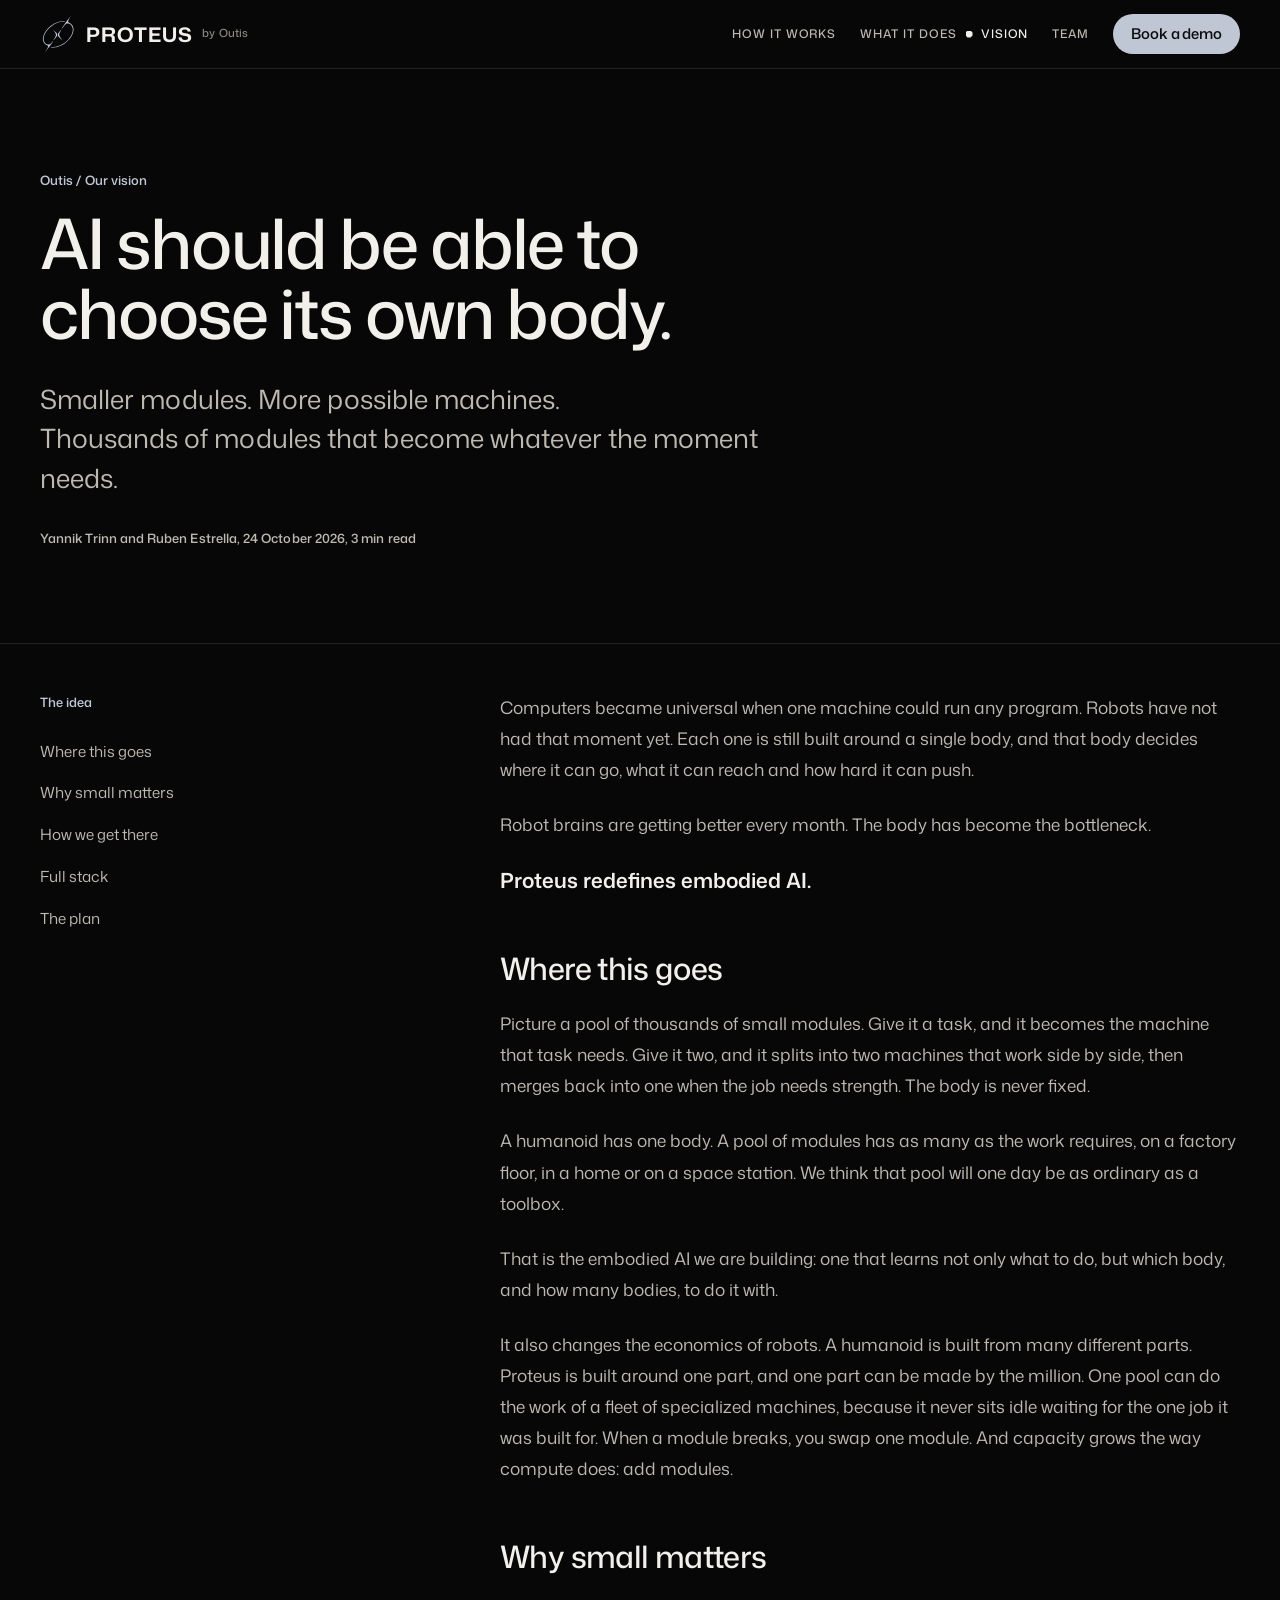
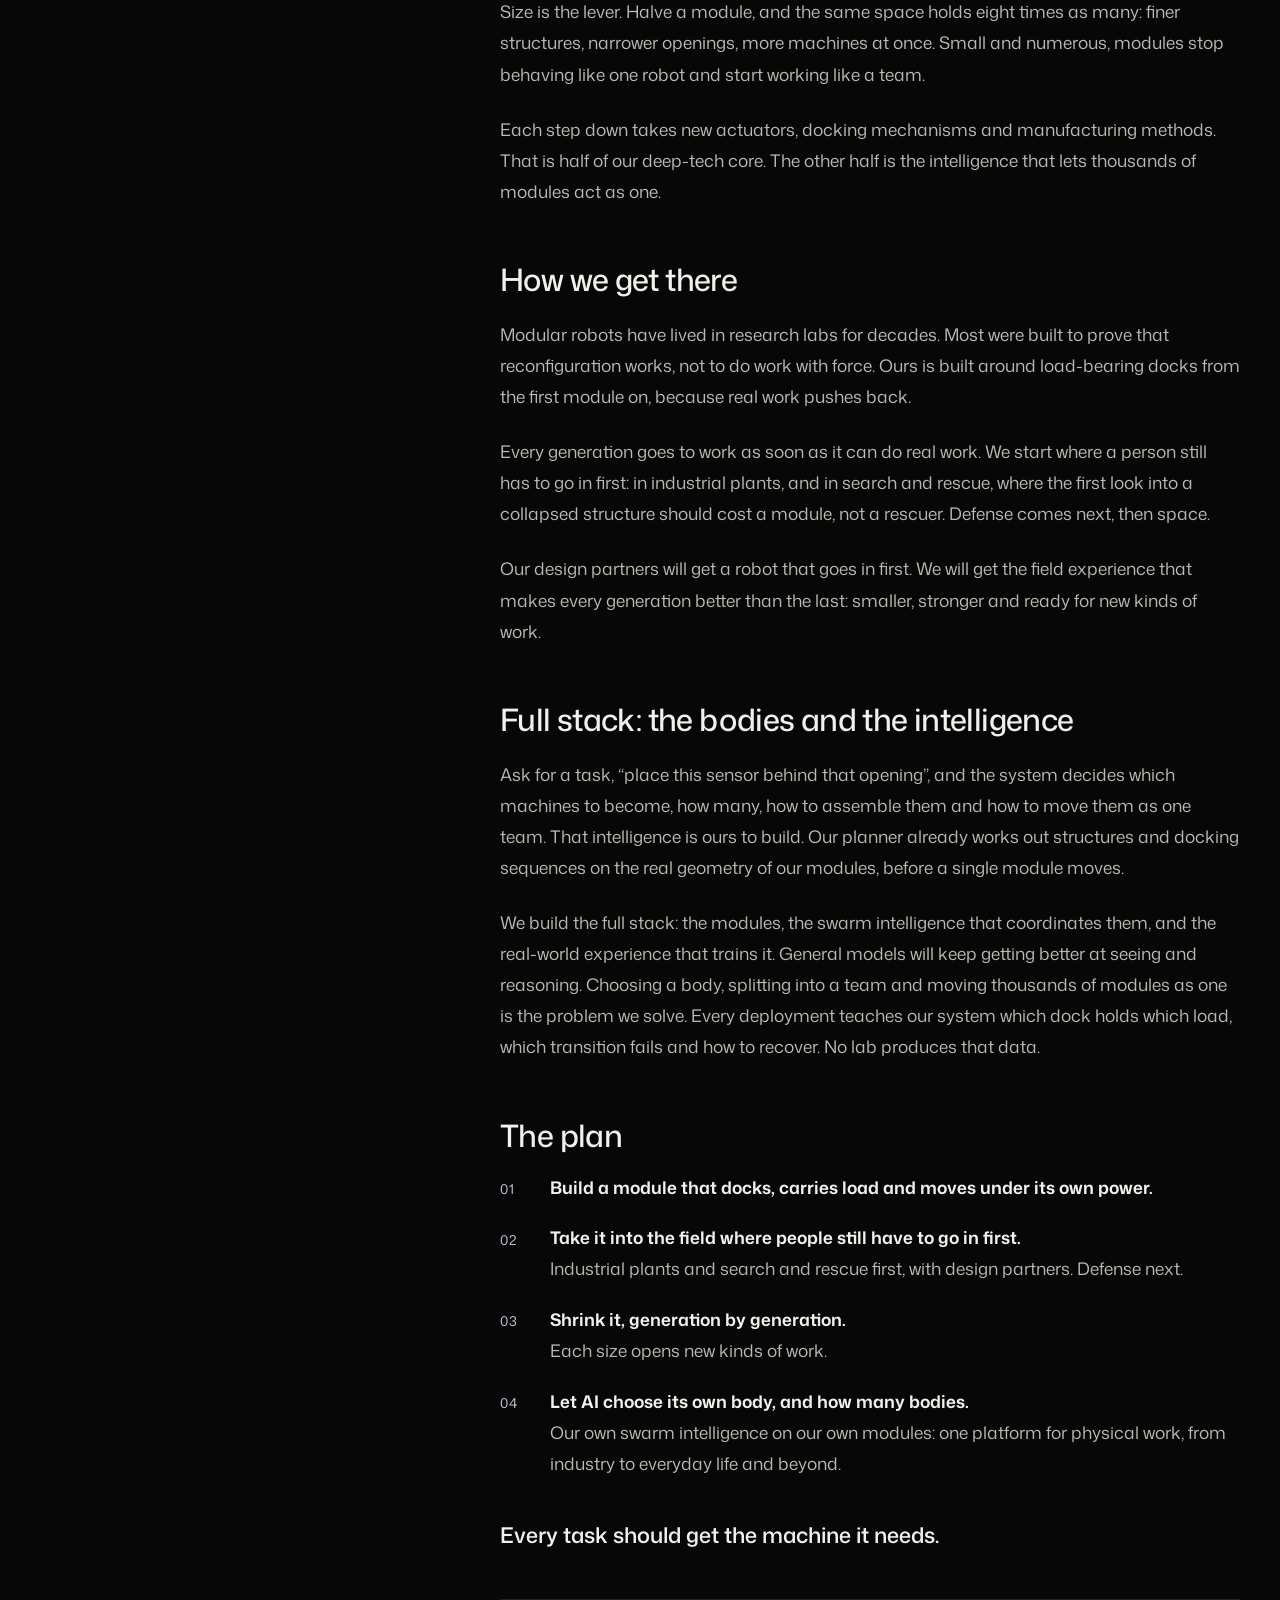
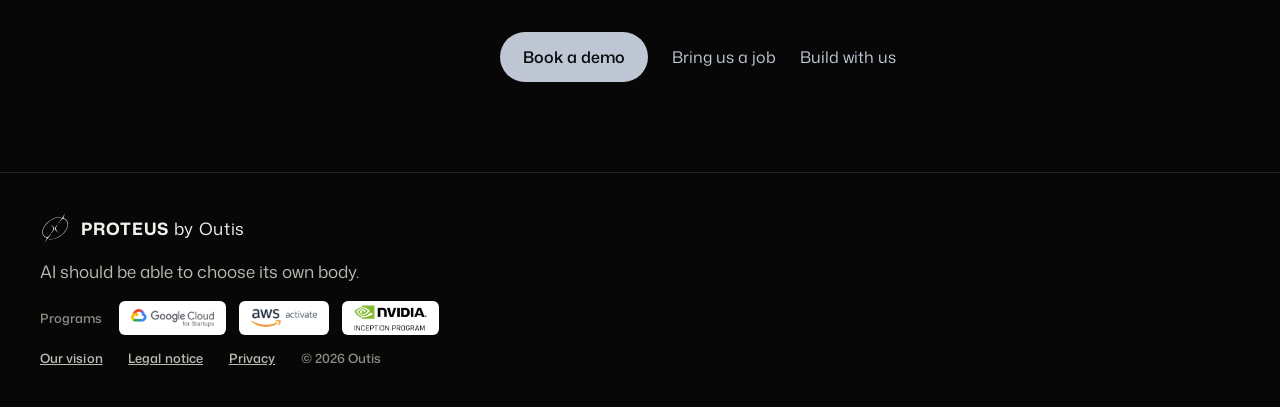
<file: vision/index.html>
<!doctype html>
<html lang="en">
<head>
<meta charset="utf-8">
<meta name="viewport" content="width=device-width, initial-scale=1, viewport-fit=cover">
<title>AI should be able to choose its own body. – Outis</title>
<meta name="description" content="Our vision for Proteus: thousands of small modules that become whatever machine a task needs, split into teams when there is more than one task, and go to work generation by generation.">
<meta name="theme-color" content="#070708">
<link rel="canonical" href="https://outis-robotics.com/vision/">
<meta property="og:type" content="article">
<meta property="og:site_name" content="Outis / Proteus">
<meta property="og:title" content="AI should be able to choose its own body.">
<meta property="og:description" content="Smaller modules. More possible machines. Why we are redefining embodied AI.">
<meta property="og:url" content="https://outis-robotics.com/vision/">
<meta property="og:image" content="https://outis-robotics.com/assets/img/og.jpg?v=9">
<meta property="og:image:width" content="1200">
<meta property="og:image:height" content="630">
<meta property="og:image:alt" content="Proteus by Outis: AI should be able to choose its own body.">
<meta name="twitter:card" content="summary_large_image">
<link rel="icon" href="../assets/img/favicon.svg" type="image/svg+xml">
<link rel="icon" href="../assets/img/favicon-32.png" sizes="32x32" type="image/png">
<link rel="apple-touch-icon" href="../assets/img/apple-touch-icon.png">
<link rel="shortcut icon" href="../assets/img/favicon.ico">
<link rel="preload" href="../assets/fonts/mona-sans-latin-standard-normal.woff2" as="font" type="font/woff2" crossorigin>
<link rel="stylesheet" href="../assets/css/site.css?v=50">
<link rel="stylesheet" href="../assets/css/vision.css?v=10">
</head>
<body class="vision-page">
<a class="skip" href="#main">Skip to content</a>
<header class="nav" data-nav>
  <div class="wrap nav__inner">
    <a class="brand" href="../" aria-label="Proteus by Outis, home">
      <svg class="brand__mark" viewBox="60 30 560 630" aria-hidden="true"><path d="M 387 282 L 381 286 L 345 332 L 340 342 L 338 349 L 338 366 L 343 379 L 349 388 L 357 397 L 378 416 L 412 442 L 387 413 L 373 393 L 363 374 L 359 361 L 359 346 L 363 332 L 372 313 L 394 280 Z M 261 280 L 286 311 L 296 327 L 304 344 L 307 357 L 306 369 L 300 386 L 286 411 L 267 439 L 269 439 L 277 436 L 317 388 L 322 380 L 327 368 L 328 352 L 326 344 L 321 334 L 310 321 Z M 453 139 L 420 139 L 419 140 L 410 140 L 409 141 L 389 143 L 355 151 L 312 167 L 276 185 L 240 208 L 219 224 L 192 248 L 164 278 L 153 292 L 136 317 L 121 345 L 108 380 L 105 397 L 104 398 L 103 415 L 102 416 L 102 429 L 103 430 L 104 445 L 112 470 L 124 490 L 141 507 L 150 513 L 176 526 L 182 533 L 183 536 L 183 546 L 177 562 L 170 573 L 167 580 L 152 602 L 151 605 L 125 640 L 142 621 L 206 543 L 230 511 L 265 460 L 265 459 L 262 461 L 254 463 L 239 482 L 220 501 L 213 506 L 198 512 L 181 512 L 165 507 L 154 501 L 145 494 L 133 481 L 126 470 L 118 451 L 115 438 L 115 432 L 114 431 L 114 410 L 115 409 L 115 401 L 116 400 L 118 386 L 126 361 L 139 333 L 151 313 L 174 282 L 200 254 L 233 225 L 275 196 L 313 176 L 355 160 L 383 153 L 388 153 L 401 150 L 419 149 L 420 148 L 443 148 Z M 551 47 L 520 86 L 518 90 L 507 103 L 478 142 L 397 259 L 408 255 L 426 230 L 447 204 L 460 191 L 475 181 L 485 178 L 500 178 L 516 183 L 530 191 L 542 201 L 553 214 L 564 233 L 571 256 L 572 271 L 573 272 L 573 282 L 572 283 L 572 293 L 571 294 L 570 306 L 562 334 L 556 349 L 545 371 L 534 389 L 511 420 L 499 434 L 478 455 L 461 470 L 440 486 L 419 500 L 398 512 L 368 526 L 330 539 L 304 545 L 292 546 L 291 547 L 283 547 L 282 548 L 270 548 L 269 549 L 236 548 L 228 553 L 224 557 L 265 558 L 266 557 L 279 557 L 280 556 L 296 555 L 307 552 L 312 552 L 352 541 L 355 539 L 360 538 L 380 530 L 407 517 L 446 493 L 478 468 L 514 432 L 528 415 L 547 388 L 559 367 L 559 365 L 561 363 L 562 359 L 568 348 L 579 317 L 579 313 L 583 298 L 583 291 L 584 290 L 584 261 L 583 260 L 583 253 L 577 231 L 570 216 L 563 205 L 546 187 L 538 181 L 508 165 L 501 155 L 500 146 L 505 127 L 519 97 L 537 67 Z" fill="currentColor" fill-rule="evenodd"/></svg>
      <span class="brand__word">Proteus</span><span class="brand__by">by Outis</span>
    </a>
    <nav class="nav__links" id="menu" aria-label="Main">
      <a href="../#shift">How it works</a>
      <a href="../#first-job">What it does</a>
      <a href="../#vision" aria-current="page">Vision</a>
      <a href="../#team">Team</a>
    </nav>
    <a class="btn btn--accent btn--small nav__cta" href="mailto:yannik.trinn@outis-robotics.com?subject=Demo%20request%20%E2%80%93%20Proteus">Book a demo</a>
    <button class="nav__toggle" type="button" aria-expanded="false" aria-controls="menu" data-menu-toggle>
      <span class="sr">Menu</span><span class="nav__bars" aria-hidden="true"></span>
    </button>
  </div>
</header>
<main id="main">
  <article class="essay" aria-labelledby="essay-title">
    <header class="wrap essay__header">
      <p class="eyebrow">Outis / Our vision</p>
      <h1 id="essay-title">AI should be able to choose its own body.</h1>
      <p class="essay__deck">Smaller modules. More possible machines.<br>Thousands of modules that become whatever the moment needs.</p>
      <p class="essay__byline mono">Yannik Trinn and Ruben Estrella, 24 October 2026, 3 min read</p>
    </header>
    <div class="wrap essay__layout">
      <aside class="essay__index" aria-label="In this essay">
        <p class="eyebrow">The idea</p>
        <a href="#endgame">Where this goes</a>
        <a href="#smaller-modules">Why small matters</a>
        <a href="#field">How we get there</a>
        <a href="#embodied-ai">Full stack</a>
        <a href="#plan">The plan</a>
      </aside>
      <div class="essay__body">
<p>Computers became universal when one machine could run any program. Robots have not had that moment yet. Each one is still built around a single body, and that body decides where it can go, what it can reach and how hard it can push.</p>
<p>Robot brains are getting better every month. The body has become the bottleneck.</p>
<p class="essay__thesis">Proteus redefines embodied AI.</p>

<h2 id="endgame">Where this goes</h2>
<p>Picture a pool of thousands of small modules. Give it a task, and it becomes the machine that task needs. Give it two, and it splits into two machines that work side by side, then merges back into one when the job needs strength. The body is never fixed.</p>
<p>A humanoid has one body. A pool of modules has as many as the work requires, on a factory floor, in a home or on a space station. We think that pool will one day be as ordinary as a toolbox.</p>
<p>That is the embodied AI we are building: one that learns not only what to do, but which body, and how many bodies, to do it with.</p>
<p>It also changes the economics of robots. A humanoid is built from many different parts. Proteus is built around one part, and one part can be made by the million. One pool can do the work of a fleet of specialized machines, because it never sits idle waiting for the one job it was built for. When a module breaks, you swap one module. And capacity grows the way compute does: add modules.</p>

<h2 id="smaller-modules">Why small matters</h2>
<p>Size is the lever. Halve a module, and the same space holds eight times as many: finer structures, narrower openings, more machines at once. Small and numerous, modules stop behaving like one robot and start working like a team.</p>
<p>Each step down takes new actuators, docking mechanisms and manufacturing methods. That is half of our deep-tech core. The other half is the intelligence that lets thousands of modules act as one.</p>

<h2 id="field">How we get there</h2>
<p>Modular robots have lived in research labs for decades. Most were built to prove that reconfiguration works, not to do work with force. Ours is built around load-bearing docks from the first module on, because real work pushes back.</p>
<p>Every generation goes to work as soon as it can do real work. We start where a person still has to go in first: in industrial plants, and in search and rescue, where the first look into a collapsed structure should cost a module, not a rescuer. Defense comes next, then space.</p>
<p>Our design partners will get a robot that goes in first. We will get the field experience that makes every generation better than the last: smaller, stronger and ready for new kinds of work.</p>

<h2 id="embodied-ai">Full stack: the bodies and the intelligence</h2>
<p>Ask for a task, “place this sensor behind that opening”, and the system decides which machines to become, how many, how to assemble them and how to move them as one team. That intelligence is ours to build. Our planner already works out structures and docking sequences on the real geometry of our modules, before a single module moves.</p>
<p>We build the full stack: the modules, the swarm intelligence that coordinates them, and the real-world experience that trains it. General models will keep getting better at seeing and reasoning. Choosing a body, splitting into a team and moving thousands of modules as one is the problem we solve. Every deployment teaches our system which dock holds which load, which transition fails and how to recover. No lab produces that data.</p>

<h2 id="plan">The plan</h2>
<ol class="essay__plan">
  <li><strong>Build a module that docks, carries load and moves under its own power.</strong></li>
  <li><strong>Take it into the field where people still have to go in first.</strong>Industrial plants and search and rescue first, with design partners. Defense next.</li>
  <li><strong>Shrink it, generation by generation.</strong>Each size opens new kinds of work.</li>
  <li><strong>Let AI choose its own body, and how many bodies.</strong>Our own swarm intelligence on our own modules: one platform for physical work, from industry to everyday life and beyond.</li>
</ol>
<p class="essay__closing">Every task should get the machine it needs.</p>

        <div class="essay__actions">
          <a class="btn btn--accent" href="mailto:yannik.trinn@outis-robotics.com?subject=Demo%20request%20%E2%80%93%20Proteus">Book a demo</a>
          <a class="link" href="mailto:yannik.trinn@outis-robotics.com?subject=A%20job%20for%20Proteus">Bring us a job</a>
          <a class="link" href="mailto:yannik.trinn@outis-robotics.com?subject=Building%20Proteus">Build with us</a>
        </div>
      </div>
    </div>
  </article>
</main>
<footer class="foot">
  <div class="wrap foot__inner">
    <p class="foot__brand"><svg class="foot__mark" viewBox="60 30 560 630" aria-hidden="true"><path d="M 387 282 L 381 286 L 345 332 L 340 342 L 338 349 L 338 366 L 343 379 L 349 388 L 357 397 L 378 416 L 412 442 L 387 413 L 373 393 L 363 374 L 359 361 L 359 346 L 363 332 L 372 313 L 394 280 Z M 261 280 L 286 311 L 296 327 L 304 344 L 307 357 L 306 369 L 300 386 L 286 411 L 267 439 L 269 439 L 277 436 L 317 388 L 322 380 L 327 368 L 328 352 L 326 344 L 321 334 L 310 321 Z M 453 139 L 420 139 L 419 140 L 410 140 L 409 141 L 389 143 L 355 151 L 312 167 L 276 185 L 240 208 L 219 224 L 192 248 L 164 278 L 153 292 L 136 317 L 121 345 L 108 380 L 105 397 L 104 398 L 103 415 L 102 416 L 102 429 L 103 430 L 104 445 L 112 470 L 124 490 L 141 507 L 150 513 L 176 526 L 182 533 L 183 536 L 183 546 L 177 562 L 170 573 L 167 580 L 152 602 L 151 605 L 125 640 L 142 621 L 206 543 L 230 511 L 265 460 L 265 459 L 262 461 L 254 463 L 239 482 L 220 501 L 213 506 L 198 512 L 181 512 L 165 507 L 154 501 L 145 494 L 133 481 L 126 470 L 118 451 L 115 438 L 115 432 L 114 431 L 114 410 L 115 409 L 115 401 L 116 400 L 118 386 L 126 361 L 139 333 L 151 313 L 174 282 L 200 254 L 233 225 L 275 196 L 313 176 L 355 160 L 383 153 L 388 153 L 401 150 L 419 149 L 420 148 L 443 148 Z M 551 47 L 520 86 L 518 90 L 507 103 L 478 142 L 397 259 L 408 255 L 426 230 L 447 204 L 460 191 L 475 181 L 485 178 L 500 178 L 516 183 L 530 191 L 542 201 L 553 214 L 564 233 L 571 256 L 572 271 L 573 272 L 573 282 L 572 283 L 572 293 L 571 294 L 570 306 L 562 334 L 556 349 L 545 371 L 534 389 L 511 420 L 499 434 L 478 455 L 461 470 L 440 486 L 419 500 L 398 512 L 368 526 L 330 539 L 304 545 L 292 546 L 291 547 L 283 547 L 282 548 L 270 548 L 269 549 L 236 548 L 228 553 L 224 557 L 265 558 L 266 557 L 279 557 L 280 556 L 296 555 L 307 552 L 312 552 L 352 541 L 355 539 L 360 538 L 380 530 L 407 517 L 446 493 L 478 468 L 514 432 L 528 415 L 547 388 L 559 367 L 559 365 L 561 363 L 562 359 L 568 348 L 579 317 L 579 313 L 583 298 L 583 291 L 584 290 L 584 261 L 583 260 L 583 253 L 577 231 L 570 216 L 563 205 L 546 187 L 538 181 L 508 165 L 501 155 L 500 146 L 505 127 L 519 97 L 537 67 Z" fill="currentColor" fill-rule="evenodd"/></svg><span><strong>PROTEUS</strong> by Outis</span></p>
    <p class="foot__meta">AI should be able to choose its own body.</p>
    <div class="foot__programs">
      <span class="foot__programs-label mono">Programs</span>
      <span class="foot__badge"><img src="../assets/logos/google-for-startups-cloud.png" alt="Google for Startups Cloud Program" width="446" height="96" loading="lazy" decoding="async"></span>
      <span class="foot__badge"><img src="../assets/logos/aws-activate.png" alt="AWS Activate" width="355" height="96" loading="lazy" decoding="async"></span>
      <span class="foot__badge"><img class="foot__badge-img--tall" src="../assets/logos/nvidia-inception-program.png" alt="NVIDIA Inception Program" width="938" height="334" loading="lazy" decoding="async"></span>
    </div>
    <p class="foot__links mono"><a href="./">Our vision</a><a href="../impressum.html">Legal notice</a><a href="../privacy.html">Privacy</a><span>© 2026 Outis</span></p>
  </div>
</footer>
<script src="../assets/js/main.js?v=12" defer></script>
</body>
</html>
</file>
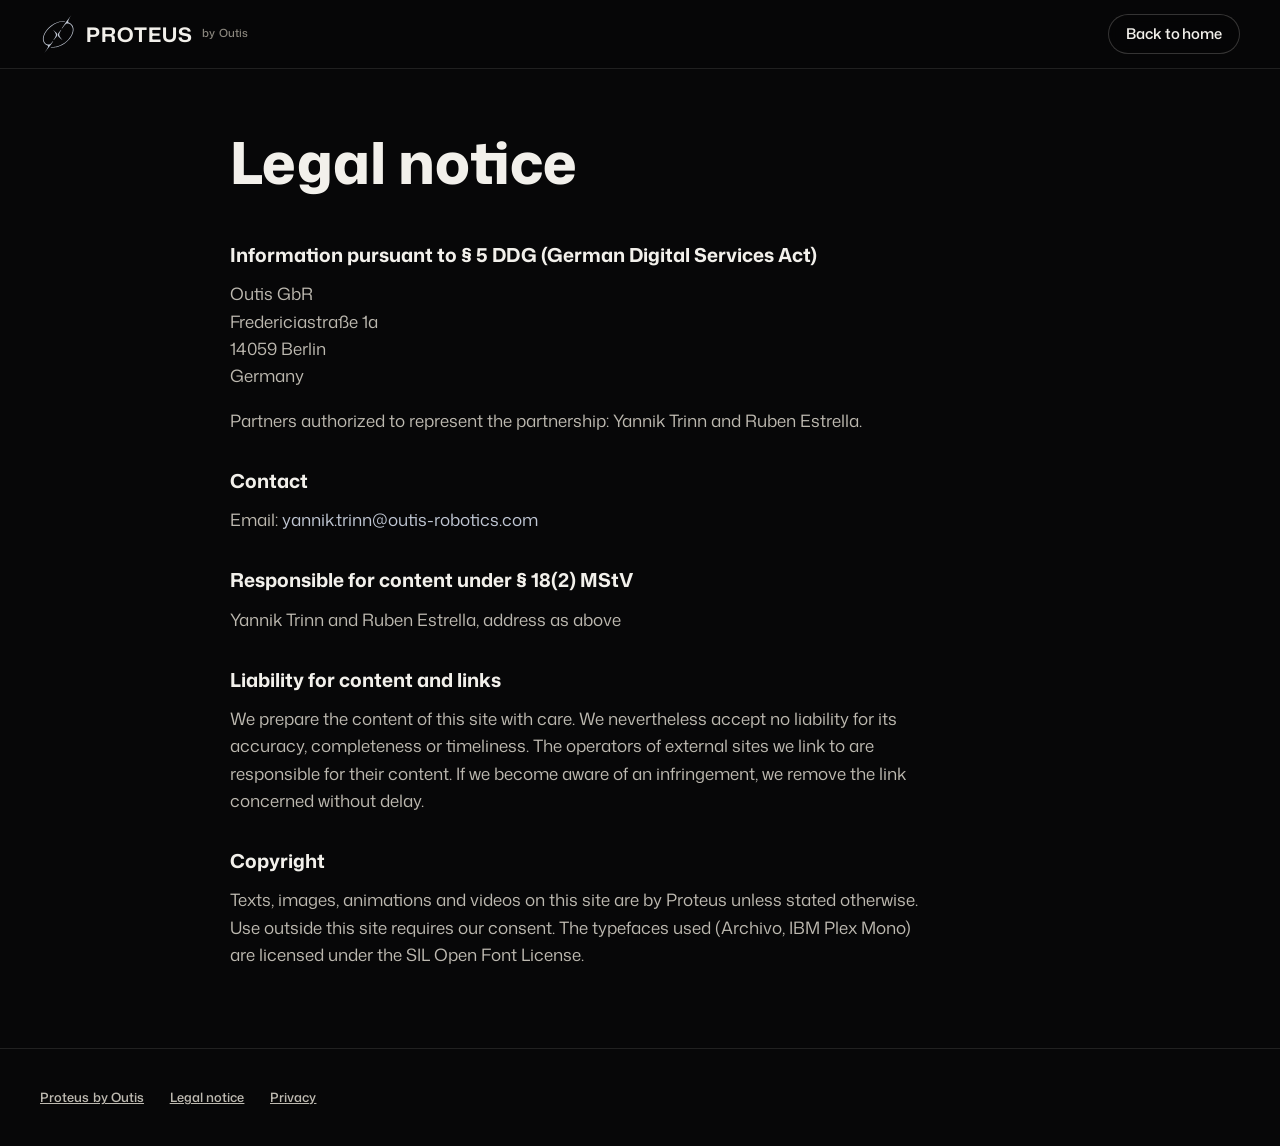
<file: impressum.html>
<!doctype html>
<html lang="en">
<head>
<meta charset="utf-8">
<meta name="viewport" content="width=device-width, initial-scale=1, viewport-fit=cover">
<title>Legal notice – Outis</title>

<link rel="icon" href="assets/img/favicon.svg" type="image/svg+xml">
<link rel="icon" href="assets/img/favicon-32.png" sizes="32x32" type="image/png">
<link rel="stylesheet" href="assets/css/site.css?v=49">
</head>
<body>
<header class="nav is-scrolled">
  <div class="wrap nav__inner">
    <a class="brand" href="index.html" aria-label="Proteus, back to home">
      <svg class="brand__mark" viewBox="60 30 560 630" aria-hidden="true"><path d="M 387 282 L 381 286 L 345 332 L 340 342 L 338 349 L 338 366 L 343 379 L 349 388 L 357 397 L 378 416 L 412 442 L 387 413 L 373 393 L 363 374 L 359 361 L 359 346 L 363 332 L 372 313 L 394 280 Z M 261 280 L 286 311 L 296 327 L 304 344 L 307 357 L 306 369 L 300 386 L 286 411 L 267 439 L 269 439 L 277 436 L 317 388 L 322 380 L 327 368 L 328 352 L 326 344 L 321 334 L 310 321 Z M 453 139 L 420 139 L 419 140 L 410 140 L 409 141 L 389 143 L 355 151 L 312 167 L 276 185 L 240 208 L 219 224 L 192 248 L 164 278 L 153 292 L 136 317 L 121 345 L 108 380 L 105 397 L 104 398 L 103 415 L 102 416 L 102 429 L 103 430 L 104 445 L 112 470 L 124 490 L 141 507 L 150 513 L 176 526 L 182 533 L 183 536 L 183 546 L 177 562 L 170 573 L 167 580 L 152 602 L 151 605 L 125 640 L 142 621 L 206 543 L 230 511 L 265 460 L 265 459 L 262 461 L 254 463 L 239 482 L 220 501 L 213 506 L 198 512 L 181 512 L 165 507 L 154 501 L 145 494 L 133 481 L 126 470 L 118 451 L 115 438 L 115 432 L 114 431 L 114 410 L 115 409 L 115 401 L 116 400 L 118 386 L 126 361 L 139 333 L 151 313 L 174 282 L 200 254 L 233 225 L 275 196 L 313 176 L 355 160 L 383 153 L 388 153 L 401 150 L 419 149 L 420 148 L 443 148 Z M 551 47 L 520 86 L 518 90 L 507 103 L 478 142 L 397 259 L 408 255 L 426 230 L 447 204 L 460 191 L 475 181 L 485 178 L 500 178 L 516 183 L 530 191 L 542 201 L 553 214 L 564 233 L 571 256 L 572 271 L 573 272 L 573 282 L 572 283 L 572 293 L 571 294 L 570 306 L 562 334 L 556 349 L 545 371 L 534 389 L 511 420 L 499 434 L 478 455 L 461 470 L 440 486 L 419 500 L 398 512 L 368 526 L 330 539 L 304 545 L 292 546 L 291 547 L 283 547 L 282 548 L 270 548 L 269 549 L 236 548 L 228 553 L 224 557 L 265 558 L 266 557 L 279 557 L 280 556 L 296 555 L 307 552 L 312 552 L 352 541 L 355 539 L 360 538 L 380 530 L 407 517 L 446 493 L 478 468 L 514 432 L 528 415 L 547 388 L 559 367 L 559 365 L 561 363 L 562 359 L 568 348 L 579 317 L 579 313 L 583 298 L 583 291 L 584 290 L 584 261 L 583 260 L 583 253 L 577 231 L 570 216 L 563 205 L 546 187 L 538 181 L 508 165 L 501 155 L 500 146 L 505 127 L 519 97 L 537 67 Z" fill="currentColor" fill-rule="evenodd"/></svg>
      <span class="brand__word">Proteus</span><span class="brand__by">by Outis</span>
    </a>
    <a class="btn btn--small btn--ghost" href="index.html" style="margin-left:auto">Back to home</a>
  </div>
</header>
<main class="page">
  <div class="wrap">
    <h1>Legal notice</h1>
    <h2>Information pursuant to § 5 DDG (German Digital Services Act)</h2>
    <address>
      Outis GbR<br>
      Fredericiastraße 1a<br>
      14059 Berlin<br>
      Germany
    </address>
    <p>Partners authorized to represent the partnership: Yannik Trinn and Ruben Estrella.</p>
    <h2>Contact</h2>
    <p>Email: <a class="link" href="mailto:yannik.trinn@outis-robotics.com">yannik.trinn@outis-robotics.com</a></p>
    <h2>Responsible for content under § 18(2) MStV</h2>
    <p>Yannik Trinn and Ruben Estrella, address as above</p>
    <h2>Liability for content and links</h2>
    <p>We prepare the content of this site with care. We nevertheless accept no liability for its accuracy, completeness or timeliness. The operators of external sites we link to are responsible for their content. If we become aware of an infringement, we remove the link concerned without delay.</p>
    <h2>Copyright</h2>
    <p>Texts, images, animations and videos on this site are by Proteus unless stated otherwise. Use outside this site requires our consent. The typefaces used (Archivo, IBM Plex Mono) are licensed under the SIL Open Font License.</p>
  </div>
</main>
<footer class="foot">
  <div class="wrap">
    <p class="foot__links mono"><a href="index.html">Proteus by Outis</a><a href="impressum.html">Legal notice</a><a href="privacy.html">Privacy</a></p>
  </div>
</footer>
</body>
</html>
</file>
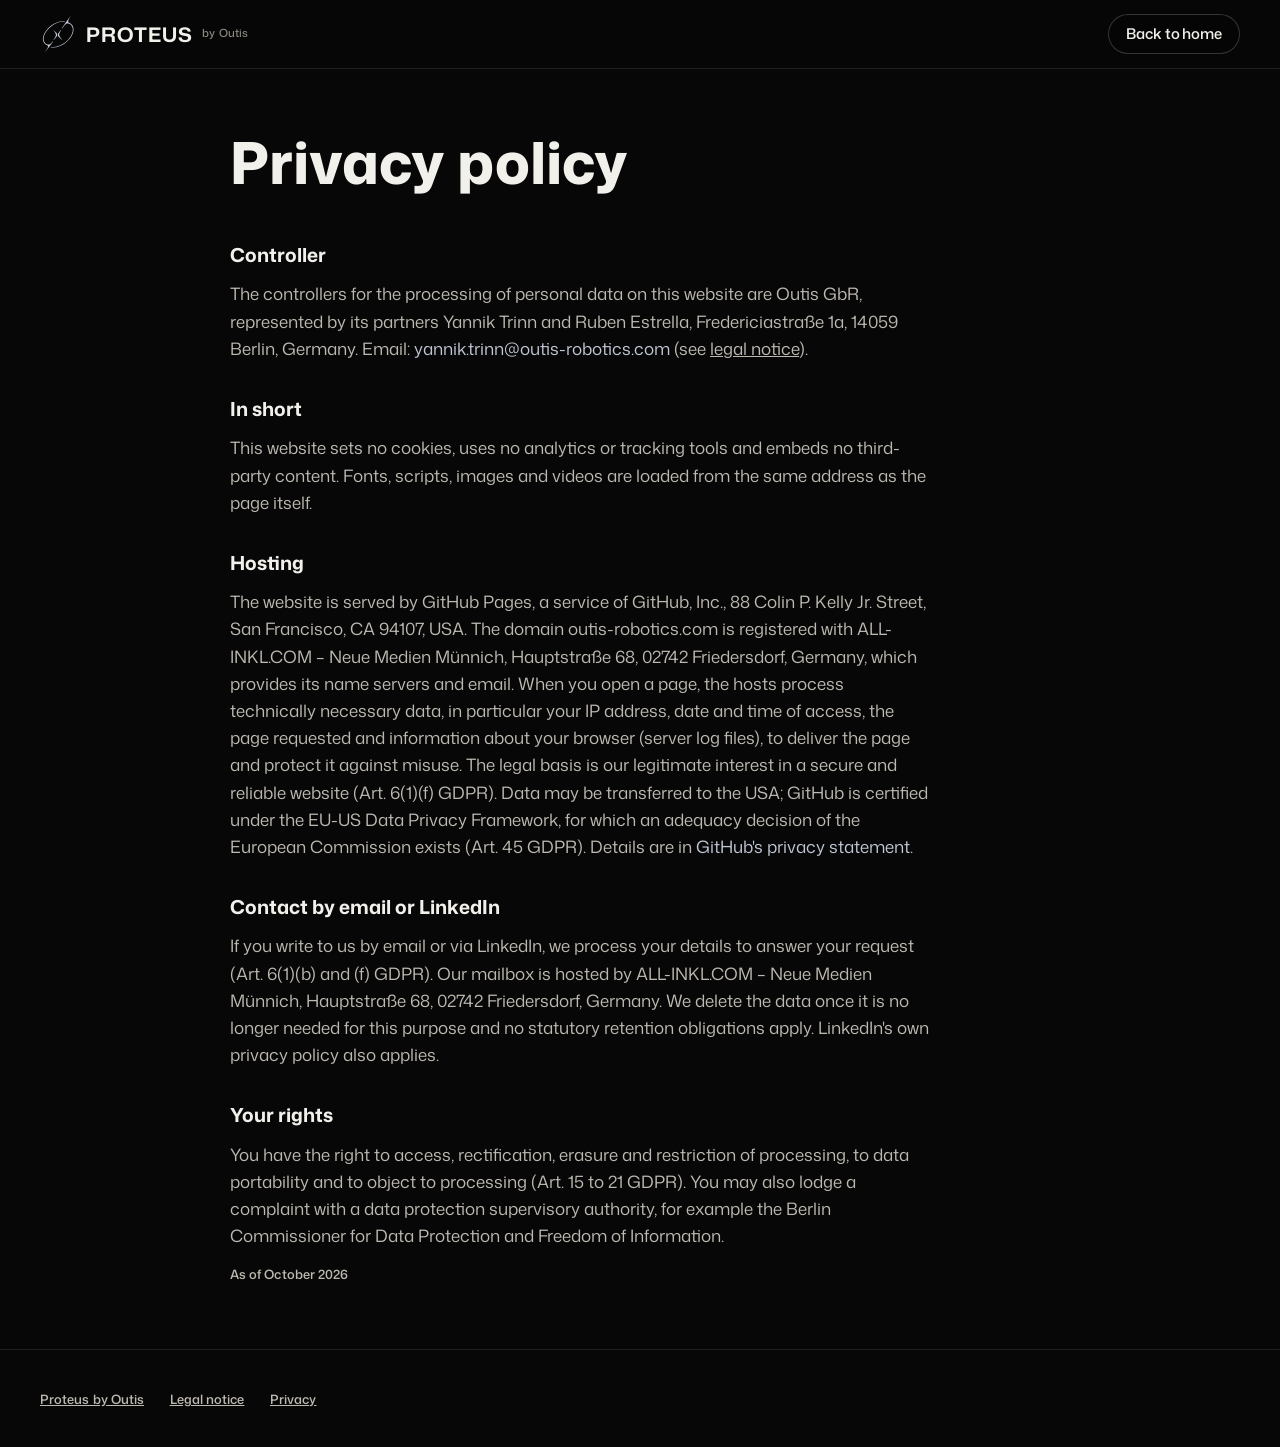
<file: privacy.html>
<!doctype html>
<html lang="en">
<head>
<meta charset="utf-8">
<meta name="viewport" content="width=device-width, initial-scale=1, viewport-fit=cover">
<title>Privacy – Outis</title>

<link rel="icon" href="assets/img/favicon.svg" type="image/svg+xml">
<link rel="icon" href="assets/img/favicon-32.png" sizes="32x32" type="image/png">
<link rel="stylesheet" href="assets/css/site.css?v=49">
</head>
<body>
<header class="nav is-scrolled">
  <div class="wrap nav__inner">
    <a class="brand" href="index.html" aria-label="Proteus, back to home">
      <svg class="brand__mark" viewBox="60 30 560 630" aria-hidden="true"><path d="M 387 282 L 381 286 L 345 332 L 340 342 L 338 349 L 338 366 L 343 379 L 349 388 L 357 397 L 378 416 L 412 442 L 387 413 L 373 393 L 363 374 L 359 361 L 359 346 L 363 332 L 372 313 L 394 280 Z M 261 280 L 286 311 L 296 327 L 304 344 L 307 357 L 306 369 L 300 386 L 286 411 L 267 439 L 269 439 L 277 436 L 317 388 L 322 380 L 327 368 L 328 352 L 326 344 L 321 334 L 310 321 Z M 453 139 L 420 139 L 419 140 L 410 140 L 409 141 L 389 143 L 355 151 L 312 167 L 276 185 L 240 208 L 219 224 L 192 248 L 164 278 L 153 292 L 136 317 L 121 345 L 108 380 L 105 397 L 104 398 L 103 415 L 102 416 L 102 429 L 103 430 L 104 445 L 112 470 L 124 490 L 141 507 L 150 513 L 176 526 L 182 533 L 183 536 L 183 546 L 177 562 L 170 573 L 167 580 L 152 602 L 151 605 L 125 640 L 142 621 L 206 543 L 230 511 L 265 460 L 265 459 L 262 461 L 254 463 L 239 482 L 220 501 L 213 506 L 198 512 L 181 512 L 165 507 L 154 501 L 145 494 L 133 481 L 126 470 L 118 451 L 115 438 L 115 432 L 114 431 L 114 410 L 115 409 L 115 401 L 116 400 L 118 386 L 126 361 L 139 333 L 151 313 L 174 282 L 200 254 L 233 225 L 275 196 L 313 176 L 355 160 L 383 153 L 388 153 L 401 150 L 419 149 L 420 148 L 443 148 Z M 551 47 L 520 86 L 518 90 L 507 103 L 478 142 L 397 259 L 408 255 L 426 230 L 447 204 L 460 191 L 475 181 L 485 178 L 500 178 L 516 183 L 530 191 L 542 201 L 553 214 L 564 233 L 571 256 L 572 271 L 573 272 L 573 282 L 572 283 L 572 293 L 571 294 L 570 306 L 562 334 L 556 349 L 545 371 L 534 389 L 511 420 L 499 434 L 478 455 L 461 470 L 440 486 L 419 500 L 398 512 L 368 526 L 330 539 L 304 545 L 292 546 L 291 547 L 283 547 L 282 548 L 270 548 L 269 549 L 236 548 L 228 553 L 224 557 L 265 558 L 266 557 L 279 557 L 280 556 L 296 555 L 307 552 L 312 552 L 352 541 L 355 539 L 360 538 L 380 530 L 407 517 L 446 493 L 478 468 L 514 432 L 528 415 L 547 388 L 559 367 L 559 365 L 561 363 L 562 359 L 568 348 L 579 317 L 579 313 L 583 298 L 583 291 L 584 290 L 584 261 L 583 260 L 583 253 L 577 231 L 570 216 L 563 205 L 546 187 L 538 181 L 508 165 L 501 155 L 500 146 L 505 127 L 519 97 L 537 67 Z" fill="currentColor" fill-rule="evenodd"/></svg>
      <span class="brand__word">Proteus</span><span class="brand__by">by Outis</span>
    </a>
    <a class="btn btn--small btn--ghost" href="index.html" style="margin-left:auto">Back to home</a>
  </div>
</header>
<main class="page">
  <div class="wrap">
    <h1>Privacy policy</h1>
    <h2>Controller</h2>
    <p>The controllers for the processing of personal data on this website are Outis GbR, represented by its partners Yannik Trinn and Ruben Estrella, Fredericiastraße 1a, 14059 Berlin, Germany. Email: <a class="link" href="mailto:yannik.trinn@outis-robotics.com">yannik.trinn@outis-robotics.com</a> (see <a href="impressum.html">legal notice</a>).</p>
    <h2>In short</h2>
    <p>This website sets no cookies, uses no analytics or tracking tools and embeds no third-party content. Fonts, scripts, images and videos are loaded from the same address as the page itself.</p>
    <h2>Hosting</h2>
    <p>The website is served by GitHub Pages, a service of GitHub, Inc., 88 Colin P. Kelly Jr. Street, San Francisco, CA 94107, USA. The domain outis-robotics.com is registered with ALL-INKL.COM – Neue Medien Münnich, Hauptstraße 68, 02742 Friedersdorf, Germany, which provides its name servers and email. When you open a page, the hosts process technically necessary data, in particular your IP address, date and time of access, the page requested and information about your browser (server log files), to deliver the page and protect it against misuse. The legal basis is our legitimate interest in a secure and reliable website (Art. 6(1)(f) GDPR). Data may be transferred to the USA; GitHub is certified under the EU-US Data Privacy Framework, for which an adequacy decision of the European Commission exists (Art. 45 GDPR). Details are in <a class="link" href="https://docs.github.com/en/site-policy/privacy-policies/github-general-privacy-statement" rel="noopener" target="_blank">GitHub's privacy statement</a>.</p>
    <h2>Contact by email or LinkedIn</h2>
    <p>If you write to us by email or via LinkedIn, we process your details to answer your request (Art. 6(1)(b) and (f) GDPR). Our mailbox is hosted by ALL-INKL.COM – Neue Medien Münnich, Hauptstraße 68, 02742 Friedersdorf, Germany. We delete the data once it is no longer needed for this purpose and no statutory retention obligations apply. LinkedIn's own privacy policy also applies.</p>
    <h2>Your rights</h2>
    <p>You have the right to access, rectification, erasure and restriction of processing, to data portability and to object to processing (Art. 15 to 21 GDPR). You may also lodge a complaint with a data protection supervisory authority, for example the Berlin Commissioner for Data Protection and Freedom of Information.</p>
    <p class="fineprint mono">As of October 2026</p>
  </div>
</main>
<footer class="foot">
  <div class="wrap">
    <p class="foot__links mono"><a href="index.html">Proteus by Outis</a><a href="impressum.html">Legal notice</a><a href="privacy.html">Privacy</a></p>
  </div>
</footer>
</body>
</html>
</file>
<file: assets/css/site.css>
/* PROTEUS · website option 8 "ROBOTS GO FIRST" (22 Oct 2026).
   A deliberately dark, single-theme cinematic page: the film carries the story, warm ink carries the words,
   Outis silver (#c0c7d4) marks actions and our own results, signal green marks a passed check, blue marks the people we keep out.
   Evidence badges: silver = real prototype. */



@font-face {
  font-family: "Mona Sans Variable";
  font-style: normal; font-display: swap; font-weight: 200 900; font-stretch: 75% 125%;
  src: url("../fonts/mona-sans-latin-standard-normal.woff2") format("woff2-variations"), url("../fonts/mona-sans-latin-standard-normal.woff2") format("woff2");
  unicode-range: U+0000-00FF, U+0131, U+0152-0153, U+02BB-02BC, U+02C6, U+02DA, U+02DC, U+0304, U+0308, U+0329, U+2000-206F, U+20AC, U+2122, U+2191, U+2193, U+2212, U+2215, U+FEFF, U+FFFD;
}
@font-face {
  font-family: "Mona Sans Variable";
  font-style: normal; font-display: swap; font-weight: 200 900; font-stretch: 75% 125%;
  src: url("../fonts/mona-sans-latin-ext-standard-normal.woff2") format("woff2-variations");
  unicode-range: U+0100-02BA, U+02BD-02C5, U+02C7-02CC, U+02CE-02D7, U+02DD-02FF, U+0304, U+0308, U+0329, U+1D00-1DBF, U+1E00-1E9F, U+1EF2-1EFF, U+2020, U+20A0-20AB, U+20AD-20C0, U+2113, U+2C60-2C7F, U+A720-A7FF;
}
:root {
  --bg: #070708;
  --bg-2: #0c0d0f;
  --bg-3: #141519;
  --bg-4: #1c1e23;
  --line: rgba(242, 240, 235, 0.11);
  --line-2: rgba(242, 240, 235, 0.2);
  --ink: #f2f0eb;
  --ink-2: #bdb9b0;
  --ink-3: #8c887f;
  --accent: #c0c7d4;
  --accent-2: #e2e6ee;
  --accent-ink: #0b0c0e;
  --ok: #2bb673;
  --ok-glow: #4ae391;
  --ok-bg: #06140d;
  --concept: #8c93a1;
  --proto: #c0c7d4;
  --blue: #6f9bff;
  --font-display: var(--font-ui);
  --font-body: var(--font-ui);
  --font-mono: var(--font-ui);
  --fs-display: clamp(3.6rem, 1rem + 10.4vw, 11rem);
  --fs-h2: clamp(2.1rem, 1.2rem + 3.6vw, 4.6rem);
  --fs-h3: clamp(1.45rem, 1.15rem + 1.1vw, 2.2rem);
  --fs-lead: clamp(1.1rem, 1rem + 0.45vw, 1.35rem);
  --fs-body: 1.0625rem;
  --fs-mono: 0.75rem;
  --max: 1360px;
  --gutter-l: max(16px, env(safe-area-inset-left, 0px));
  --gutter-r: max(16px, env(safe-area-inset-right, 0px));
  --section: clamp(3.5rem, 2rem + 4.5vw, 6.5rem);
  --nav-h: 68px;
  color-scheme: dark;
}

*, *::before, *::after { box-sizing: border-box; }
html { scroll-behavior: smooth; scroll-padding-top: calc(var(--nav-h) + env(safe-area-inset-top, 0px)); -webkit-text-size-adjust: 100%; }
body {
  margin: 0;
  background: var(--bg);
  color: var(--ink);
  font-family: var(--font-body);
  font-size: var(--fs-body);
  line-height: 1.6;
  font-stretch: 100%;
  -webkit-font-smoothing: antialiased;
  text-rendering: optimizeLegibility;
  overflow-x: hidden;
}
body::before { content: ""; position: fixed; inset: 0 0 auto; height: env(safe-area-inset-top, 0px); z-index: 60; background: var(--bg); }
img, video { max-width: 100%; display: block; }
a { color: inherit; }
::selection { background: var(--accent); color: var(--accent-ink); }
:focus-visible { outline: 2px solid var(--accent); outline-offset: 3px; }

.wrap { width: 100%; max-width: var(--max); margin-inline: auto; padding-left: var(--gutter-l); padding-right: var(--gutter-r); }
@media (min-width: 760px) { .wrap { padding-left: max(40px, env(safe-area-inset-left, 0px)); padding-right: max(40px, env(safe-area-inset-right, 0px)); } }
.sr { position: absolute; width: 1px; height: 1px; overflow: hidden; clip: rect(0 0 0 0); clip-path: inset(50%); white-space: nowrap; margin: -1px; }
.skip { position: absolute; left: 16px; top: -60px; z-index: 100; background: var(--accent); color: var(--accent-ink); padding: 10px 14px; border-radius: 6px; font-weight: 700; text-decoration: none; }
.skip:focus { top: calc(12px + env(safe-area-inset-top, 0px)); }
.mono { font-family: var(--font-mono); font-size: var(--fs-mono); letter-spacing: 0.04em; }

/* type */
.eyebrow { font-family: var(--font-mono); font-size: 0.78rem; letter-spacing: 0.16em; text-transform: uppercase; color: var(--accent); margin: 0 0 1.1rem; }
.display { font-family: var(--font-display); font-size: var(--fs-display); font-weight: 800; font-stretch: 68%; line-height: 0.86; letter-spacing: -0.012em; margin: 0; text-wrap: balance; }
.display--sm { font-size: clamp(2.6rem, 1.1rem + 5.6vw, 6.6rem); max-width: 14ch; }
.h2 { font-size: var(--fs-h2); font-weight: 760; font-stretch: 78%; line-height: 0.98; letter-spacing: -0.005em; margin: 0 0 1.4rem; text-wrap: balance; max-width: 18ch; }
.h3 { font-size: var(--fs-h3); font-weight: 720; font-stretch: 84%; line-height: 1.08; margin: 0 0 0.8rem; text-wrap: balance; }
.lead { font-size: var(--fs-lead); line-height: 1.5; color: var(--ink-2); max-width: 52ch; margin: 0; }
p { margin: 0 0 1rem; }

/* buttons */
.btn { display: inline-flex; align-items: center; justify-content: center; gap: 0.6rem; min-height: 50px; padding: 0 1.4rem; border-radius: 999px; font-weight: 650; font-size: 1rem; text-decoration: none; border: 1px solid transparent; transition: transform .18s ease, background-color .18s ease, border-color .18s ease, color .18s ease; white-space: nowrap; cursor: pointer; }
.btn--small { min-height: 40px; padding: 0 1.05rem; font-size: 0.92rem; }
.btn--accent { background: var(--accent); color: var(--accent-ink); }
.btn--accent:hover { background: var(--accent-2); transform: translateY(-1px); }
.btn--ghost { border-color: var(--line-2); color: var(--ink); background: rgba(7, 7, 8, 0.35); backdrop-filter: blur(6px); }
.btn--ghost:hover { border-color: var(--ink); }
.btn__play { width: 0; height: 0; border-left: 10px solid currentColor; border-top: 6.5px solid transparent; border-bottom: 6.5px solid transparent; }

/* badges */
.badge { display: inline-flex; align-items: center; gap: 0.45rem; font-family: var(--font-mono); font-size: 0.68rem; font-weight: 500; letter-spacing: 0.12em; text-transform: uppercase; padding: 0.42rem 0.7rem; border-radius: 5px; background: rgba(7, 7, 8, 0.72); border: 1px solid var(--line-2); color: var(--ink); backdrop-filter: blur(6px); white-space: nowrap; }
.badge::before { content: ""; width: 7px; height: 7px; border-radius: 50%; background: currentColor; }
.badge--ok { color: var(--ok); }
.badge--concept { color: var(--concept); }
.badge--proto { color: var(--proto); }

/* nav */
.nav { position: fixed; top: env(safe-area-inset-top, 0px); left: 0; right: 0; z-index: 50; transition: background-color .25s ease, border-color .25s ease; border-bottom: 1px solid transparent; }
.nav.is-scrolled, .nav.is-open { background: rgba(7, 7, 8, 0.86); backdrop-filter: blur(12px); border-bottom-color: var(--line); }
.nav__inner { height: var(--nav-h); display: flex; align-items: center; gap: 1.5rem; }
.brand { display: inline-flex; align-items: center; gap: 0.6rem; text-decoration: none; color: var(--ink); }
.brand__mark { width: 36px; height: 40px; color: #c0c7d4; }
.brand__word { font-weight: 800; font-stretch: 80%; font-size: 1.25rem; letter-spacing: 0.06em; text-transform: uppercase; }
.brand__by { font-family: var(--font-mono); font-size: 0.7rem; color: var(--ink-3); letter-spacing: 0.06em; }
.nav__links { display: flex; gap: 1.5rem; margin-left: auto; }
.nav__links a { text-decoration: none; font-size: 0.95rem; color: var(--ink-2); }
.nav__links a:hover { color: var(--ink); }
.nav__toggle { display: none; margin-left: 0.5rem; width: 44px; height: 44px; border: 1px solid var(--line-2); border-radius: 999px; background: transparent; color: var(--ink); cursor: pointer; }
.nav__bars, .nav__bars::before, .nav__bars::after { display: block; width: 16px; height: 1.6px; background: currentColor; margin: 0 auto; position: relative; transition: transform .2s ease; }
.nav__bars::before, .nav__bars::after { content: ""; position: absolute; left: 0; }
.nav__bars::before { top: -5px; } .nav__bars::after { top: 5px; }
.nav.is-open .nav__bars { background: transparent; }
.nav.is-open .nav__bars::before { transform: translateY(5px) rotate(45deg); }
.nav.is-open .nav__bars::after { transform: translateY(-5px) rotate(-45deg); }
@media (max-width: 980px) {
  .nav__links { position: fixed; inset: calc(var(--nav-h) + env(safe-area-inset-top, 0px)) 0 auto 0; flex-direction: column; gap: 0; background: rgba(7, 7, 8, 0.97); padding: 0.5rem max(16px, env(safe-area-inset-right, 0px)) 1.5rem max(16px, env(safe-area-inset-left, 0px)); border-bottom: 1px solid var(--line); display: none; }
  .nav.is-open .nav__links { display: flex; }
  .nav__links a { padding: 0.95rem 0; border-bottom: 1px solid var(--line); font-size: 1.15rem; color: var(--ink); }
  .nav__toggle { display: inline-block; }
  .nav__cta { margin-left: auto; }
  .brand__by { display: inline; font-size: 0.62rem; }
}

/* hero */
.hero { position: relative; min-height: 100svh; display: flex; flex-direction: column; justify-content: flex-end; overflow: hidden; isolation: isolate; }
.hero__media { position: absolute; inset: 0; z-index: -1; background: #070708 url("../media/v9-hero-1600.jpg") center / cover no-repeat; }
.hero__video { width: 100%; height: 100%; object-fit: cover; object-position: 60% 50%; }
.hero__shade { position: absolute; inset: 0; background:
  linear-gradient(180deg, rgba(7, 7, 8,0.6) 0%, rgba(7, 7, 8,0) 20%, rgba(7, 7, 8,0) 42%, rgba(7, 7, 8,0.84) 82%, var(--bg) 100%),
  linear-gradient(90deg, rgba(7, 7, 8,0.78) 0%, rgba(7, 7, 8,0.3) 44%, rgba(7, 7, 8,0) 70%); }
.hero__content { padding-top: calc(var(--nav-h) + 4rem); padding-bottom: 2.2rem; }
.hero__lead { margin-top: 1.6rem; max-width: 44ch; color: #dcd8cf; }
.hero__actions { display: flex; flex-wrap: wrap; gap: 0.8rem; margin-top: 2.2rem; }
.hero__foot { display: flex; align-items: center; gap: 1rem; flex-wrap: wrap; padding-bottom: calc(1.6rem + env(safe-area-inset-bottom, 0px)); border-top: 1px solid var(--line); padding-top: 1.1rem; }
.hero__note { color: var(--ink-2); }

/* media toggles */
.media-toggle { position: absolute; right: 12px; bottom: 12px; width: 40px; height: 40px; border-radius: 50%; border: 1px solid var(--line-2); background: rgba(7, 7, 8, 0.6); backdrop-filter: blur(6px); color: var(--ink); cursor: pointer; display: grid; place-items: center; opacity: 0.85; }
.media-toggle:hover { opacity: 1; }
.media-toggle span { width: 12px; height: 12px; background: currentColor; clip-path: polygon(0 0, 35% 0, 35% 100%, 0 100%, 0 0, 65% 0, 100% 0, 100% 100%, 65% 100%, 65% 0); }
.media-toggle.is-paused span { clip-path: polygon(10% 0, 100% 50%, 10% 100%); }
.media-toggle--hero { position: static; margin-left: auto; }

/* numbers */
.numbers { border-bottom: 1px solid var(--line); background: var(--bg); }
.numbers__grid { display: grid; grid-template-columns: repeat(4, minmax(0, 1fr)); }
.num { padding: 2.4rem 1.6rem 2.6rem 0; border-right: 1px solid var(--line); min-width: 0; }
.num + .num { padding-left: 1.6rem; }
.num:last-child { border-right: 0; }
.num__value { font-size: clamp(3rem, 1.6rem + 3.6vw, 5.6rem); font-weight: 800; font-stretch: 70%; line-height: 0.9; margin: 0 0 0.6rem; color: var(--ink); }
.num__value span { font-size: 0.42em; font-stretch: 90%; margin-left: 0.12em; color: var(--accent); }
.num--zero .num__value { color: var(--ok-glow); text-shadow: 0 0 28px rgba(74, 227, 145, 0.25); }
.num__label { font-weight: 650; margin: 0 0 0.7rem; }
.num__note { color: var(--ink-3); margin: 0; line-height: 1.5; }
@media (max-width: 900px) {
  .numbers__grid { grid-template-columns: repeat(2, minmax(0, 1fr)); }
  .num { padding: 1.8rem 1rem 1.9rem 0; border-bottom: 1px solid var(--line); }
  .num + .num { padding-left: 1rem; }
  .num:nth-child(2n) { border-right: 0; }
  .num:nth-child(2n+1) { padding-left: 0; }
  .num:nth-last-child(-n+2) { border-bottom: 0; }
}

/* sections */
.section-head { padding-top: var(--section); padding-bottom: clamp(1.8rem, 1rem + 2vw, 3rem); }

/* problem */
.stakes { background: var(--bg-2); border-bottom: 1px solid var(--line); padding-bottom: var(--section); }
.stakes__grid { display: grid; grid-template-columns: repeat(3, minmax(0, 1fr)); gap: 0; border-top: 1px solid var(--line-2); }
.stake { margin: 0; padding: 2rem 1.6rem 1.8rem 0; border-right: 1px solid var(--line); min-width: 0; }
.stake + .stake { padding-left: 1.6rem; }
.stake:last-child { border-right: 0; }
.stake__value { font-size: clamp(3.4rem, 2rem + 4vw, 6.4rem); font-weight: 820; font-stretch: 66%; line-height: 0.88; margin: 0 0 1rem; color: var(--ink); }
.stake__value span { font-size: 0.4em; font-stretch: 90%; margin-left: 0.08em; color: var(--accent); }
.stake figcaption p { color: var(--ink-2); font-size: 1.05rem; max-width: 34ch; }
.stake__src { color: var(--ink-3); text-decoration: none; border-bottom: 1px solid var(--line-2); }
.stake__src:hover { color: var(--ink); border-color: var(--ink-3); }
.stakes__line { margin-top: clamp(3rem, 2rem + 3vw, 5rem); display: grid; gap: 1.2rem; }
.stakes__punch { font-size: clamp(1.9rem, 1.2rem + 2.6vw, 3.6rem); font-weight: 760; font-stretch: 76%; line-height: 1.02; margin: 0; max-width: 24ch; text-wrap: balance; }
.stakes__punch em { font-style: normal; color: var(--accent); }
.stakes__now { color: var(--ink-3); max-width: 90ch; margin: 0; line-height: 1.6; }
.stakes__now a { color: var(--ink-2); }
@media (max-width: 900px) {
  .stakes__grid { grid-template-columns: 1fr; }
  .stake, .stake + .stake { padding: 1.6rem 0; border-right: 0; border-bottom: 1px solid var(--line); }
}

/* mission */
.mission { background: var(--bg); padding-bottom: var(--section); }
.film { margin-bottom: clamp(4rem, 2rem + 6vw, 8rem); }
.film__frame { position: relative; aspect-ratio: 16 / 9; max-width: 100%; background: #000 url("../media/v10-film.jpg") center / cover no-repeat; overflow: hidden; border-radius: 6px; border: 1px solid var(--line); }
.film__video { width: 100%; height: 100%; object-fit: contain; background: #000; }
.film__play { position: absolute; inset: 0; display: flex; align-items: flex-end; justify-content: flex-start; gap: 1.2rem; padding: clamp(1rem, 0.5rem + 2vw, 2.4rem); border: 0; background: linear-gradient(180deg, rgba(7, 7, 8,0) 40%, rgba(7, 7, 8,0.78) 100%); color: var(--ink); cursor: pointer; text-align: left; font: inherit; }
.film__icon { flex: none; width: clamp(64px, 50px + 3vw, 96px); height: clamp(64px, 50px + 3vw, 96px); border-radius: 50%; background: var(--accent); display: grid; place-items: center; box-shadow: 0 0 0 10px rgba(192, 199, 212, 0.18); transition: transform .2s ease, box-shadow .2s ease; }
.film__icon::after { content: ""; margin-left: 6px; border-left: 22px solid var(--accent-ink); border-top: 14px solid transparent; border-bottom: 14px solid transparent; }
.film__play:hover .film__icon { transform: scale(1.05); box-shadow: 0 0 0 14px rgba(192, 199, 212, 0.22); }
.film__label { display: grid; gap: 0.25rem; padding-bottom: 0.4rem; }
.film__label strong { font-size: clamp(1.6rem, 1.1rem + 2vw, 3rem); font-weight: 800; font-stretch: 72%; line-height: 1; }
.film__label .mono { color: var(--ink-2); text-transform: uppercase; letter-spacing: 0.14em; }
.film.is-playing .film__play { display: none; }
.film__meta { display: flex; flex-wrap: wrap; align-items: center; gap: 0.8rem; color: var(--ink-3); margin: 1rem 0 0; }

.chapters { list-style: none; margin: 0; padding: 0; }
.chapter { width: 100%; max-width: 1560px; margin: 0 auto clamp(4rem, 2rem + 6vw, 8rem); display: grid; grid-template-columns: minmax(0, 7fr) minmax(0, 4fr); gap: clamp(1.5rem, 1rem + 2vw, 3.5rem); align-items: center; padding-right: max(40px, env(safe-area-inset-right, 0px)); }
.chapter--flip { grid-template-columns: minmax(0, 4fr) minmax(0, 7fr); padding-right: 0; padding-left: max(40px, env(safe-area-inset-left, 0px)); }
.chapter--flip .chapter__media { order: 2; }
.chapter__media { position: relative; aspect-ratio: 16 / 9; overflow: hidden; background: var(--bg-3); }
.chapter__media video { width: 100%; height: 100%; object-fit: cover; }
.chapter__media .badge { position: absolute; left: 14px; top: 14px; }
.chapter__text { position: relative; padding-block: 1rem; min-width: 0; }
.chapter__num { font-size: clamp(5rem, 3rem + 7vw, 10rem); font-weight: 800; font-stretch: 62%; line-height: 0.8; margin: 0 0 0.4rem; color: transparent; -webkit-text-stroke: 1.5px rgba(192, 199, 212, 0.75); }
.chapter__kicker { text-transform: uppercase; letter-spacing: 0.16em; color: var(--ink-3); margin-bottom: 0.7rem; }
.chapter__text > p:not([class]) { color: var(--ink-2); font-size: 1.08rem; max-width: 40ch; }
.instead { margin: 1.2rem 0 0; padding-left: 1rem; border-left: 2px solid var(--blue); color: var(--ink); font-weight: 600; max-width: 40ch; }
.instead span { display: block; color: var(--blue); font-weight: 500; text-transform: uppercase; letter-spacing: 0.16em; margin-bottom: 0.2rem; }
.lab { margin-top: 1.2rem; padding: 0.9rem 1rem; border-left: 2px solid var(--ok); background: rgba(43, 182, 115, 0.07); color: #cfe9db; line-height: 1.55; max-width: 46ch; }
.lab span { display: block; color: var(--ok); font-weight: 500; letter-spacing: 0.16em; text-transform: uppercase; margin-bottom: 0.3rem; }
.log { margin: 1.2rem 0 0; color: var(--ink-3); letter-spacing: 0.1em; }
@media (max-width: 900px) {
  .chapter, .chapter--flip { grid-template-columns: 1fr; padding-left: 0; padding-right: 0; gap: 1.2rem; }
  .chapter--flip .chapter__media { order: 0; }
  .chapter__text { padding-left: var(--gutter-l); padding-right: var(--gutter-r); }
  .chapter__num { font-size: 4.6rem; }
}

/* readout */
.readout { display: grid; grid-template-columns: minmax(0, 1.25fr) minmax(0, 1fr); gap: clamp(1.5rem, 1rem + 3vw, 4rem); align-items: center; }
.readout__panel { position: relative; overflow: hidden; background: var(--ok-bg); border: 1px solid rgba(74, 227, 145, 0.35); border-radius: 8px; padding: clamp(1.4rem, 1rem + 2vw, 2.6rem); box-shadow: 0 0 60px rgba(74, 227, 145, 0.08) inset; }
.readout__panel::after { content: ""; position: absolute; inset: 0; pointer-events: none; background: repeating-linear-gradient(180deg, rgba(74, 227, 145, 0.05) 0 2px, transparent 2px 5px); }
.readout__head { display: flex; align-items: center; gap: 0.6rem; color: rgba(74, 227, 145, 0.75); text-transform: uppercase; letter-spacing: 0.16em; margin: 0 0 1rem; }
.readout__dot { width: 9px; height: 9px; border-radius: 50%; background: var(--ok-glow); box-shadow: 0 0 12px var(--ok-glow); animation: blink 1.6s ease-in-out infinite; }
.readout__text { font-family: var(--font-mono); font-weight: 500; font-size: clamp(1.4rem, 0.8rem + 2.6vw, 3rem); line-height: 1.15; letter-spacing: 0.02em; color: var(--ok-glow); text-shadow: 0 0 18px rgba(74, 227, 145, 0.45); margin: 0; min-height: 2.3em; }
.readout__text.is-typing::after { content: "▌"; margin-left: 0.08em; animation: blink 0.9s steps(1) infinite; }
.readout__copy p:not(.h3) { color: var(--ink-2); max-width: 44ch; }
@keyframes blink { 50% { opacity: 0.25; } }
@media (max-width: 900px) { .readout { grid-template-columns: 1fr; } }

/* why */
.why { background: var(--bg-2); border-top: 1px solid var(--line); padding-bottom: var(--section); }
.matrix-scroll { overflow-x: auto; -webkit-overflow-scrolling: touch; border: 1px solid var(--line); border-radius: 6px; background: var(--bg); }
.matrix { width: 100%; min-width: 860px; border-collapse: collapse; font-size: 0.95rem; }
.matrix th, .matrix td { padding: 1rem 0.9rem; border-bottom: 1px solid var(--line); text-align: left; vertical-align: middle; }
.matrix tbody tr:last-child th, .matrix tbody tr:last-child td { border-bottom: 0; }
.matrix thead th { font-family: var(--font-mono); font-size: 0.72rem; font-weight: 500; letter-spacing: 0.12em; text-transform: uppercase; color: var(--ink-3); }
.matrix tbody th { font-weight: 650; color: var(--ink); width: 24%; }
.matrix .is-us { background: rgba(192, 199, 212, 0.08); }
.matrix thead .is-us { color: var(--accent); }
.cap { display: inline-flex; align-items: center; gap: 0.55rem; color: var(--ink-2); line-height: 1.3; }
.cap::before { content: ""; flex: none; width: 12px; height: 12px; border-radius: 50%; border: 1.5px solid currentColor; }
.cap--yes { color: var(--ink); }
.cap--yes::before { background: var(--ok); border-color: var(--ok); }
.is-us .cap--yes::before { background: var(--accent); border-color: var(--accent); }
.cap--part::before { border-color: var(--concept); background: linear-gradient(90deg, var(--concept) 50%, transparent 50%); }
.cap--no { color: var(--ink-3); }
.cap--no::before { border-color: #5a5750; }
.cap--none { color: var(--ink-3); }
.cap--none::before { border-style: dashed; border-color: #4a4842; }
.matrix__note { color: var(--ink-3); margin: 1rem 0 0; max-width: 110ch; }
.matrix__hint { display: none; color: var(--ink-3); margin: 0.6rem 0 0; }
@media (max-width: 900px) { .matrix__hint { display: block; } }

.fleet { margin-top: clamp(4rem, 2rem + 5vw, 7rem); }
.fleet__head { margin-bottom: 1.8rem; }
.fleet__title { max-width: 28ch; }
.fleet__lead { color: var(--ink-2); max-width: 60ch; }
.week { display: grid; gap: 10px; }
.week__row { display: grid; grid-template-columns: 11rem repeat(7, minmax(0, 1fr)); gap: 10px; align-items: stretch; }
.week__row--head span { font-family: var(--font-mono); font-size: 0.72rem; letter-spacing: 0.14em; text-transform: uppercase; color: var(--ink-3); text-align: center; }
.week__label { display: flex; align-items: center; font-weight: 700; font-size: 1.02rem; text-align: left !important; }
.cell { min-height: 108px; border-radius: 8px; display: flex; flex-direction: column; justify-content: center; align-items: center; text-align: center; padding: 0.6rem; font-size: 0.92rem; }
.cell--idle { border: 1px dashed var(--line-2); background: repeating-linear-gradient(135deg, rgba(242,240,235,0.03) 0 8px, transparent 8px 16px); }
.cell--busy { background: var(--bg-4); color: var(--ink-2); font-family: var(--font-mono); font-size: 0.74rem; letter-spacing: 0.06em; }
.cell--on { background: var(--accent); color: var(--accent-ink); }
.cell--on b { font-weight: 750; font-size: 0.95rem; line-height: 1.15; }
.cell--on i { font-style: normal; font-family: var(--font-mono); font-size: 0.68rem; margin-top: 0.35rem; opacity: 0.8; letter-spacing: 0.04em; }
.fleet__note { color: var(--ink-3); margin-top: 1.1rem; }
.week__hint { display: none; color: var(--ink-3); margin: 0.4rem 0 0; }
@media (max-width: 820px) {
  .week-scroll { position: relative; overflow-x: auto; -webkit-overflow-scrolling: touch; padding-bottom: 0.6rem; scrollbar-width: thin; }
  .week { min-width: 820px; }
  .week__row { grid-template-columns: 8.5rem repeat(7, minmax(0, 1fr)); gap: 8px; }
  .cell { min-height: 96px; }
  .week__hint { display: block; }
}

/* module */
.module { background: var(--bg); border-top: 1px solid var(--line); padding-bottom: var(--section); }
.module__grid { display: grid; grid-template-columns: minmax(0, 1.35fr) minmax(0, 1fr); gap: clamp(1.5rem, 1rem + 3vw, 4rem); align-items: center; }
.drawing { margin: 0; background: var(--bg-2); border: 1px solid var(--line); border-radius: 6px; padding: clamp(0.8rem, 0.5rem + 1.5vw, 1.8rem); }
.drawing__svg { width: 100%; height: auto; display: block; color: var(--ink-3); }
.drawing__svg text { font-family: var(--font-mono); font-size: 13px; fill: var(--ink-2); letter-spacing: 0.04em; }
.dw-grid path { stroke: var(--line-2); stroke-width: 1; stroke-dasharray: 2 6; fill: none; }
.dw-dim path { stroke: var(--ink-3); stroke-width: 1; fill: none; }
.dw-strut rect { fill: #24262c; stroke: #5d6068; stroke-width: 1.2; }
.dw-ring { stroke: #c9ccd2; stroke-width: 2; }
.dw-act path { stroke: #9a9ea6; stroke-width: 5; stroke-linecap: round; }
.dw-head path { fill: #e9e7e1; stroke: #b9b6ad; stroke-width: 1.4; }
.dw-head .dw-face { fill: #d6d3cb; stroke: #a7a49b; }
.dw-call path { stroke: var(--accent); stroke-width: 1.2; fill: none; }
.dw-call circle { fill: var(--accent); }
.dw-call text { fill: var(--accent-ink) !important; font-weight: 500; font-size: 13px; }
.drawing figcaption { color: var(--ink-3); margin-top: 0.8rem; }
@media (max-width: 620px) {
  .drawing__svg text { font-size: 26px; }
  .dw-call text { font-size: 22px; }
  .dw-call circle { r: 19px; }
  .dw-dim text { display: none; }
}
.specs { list-style: none; counter-reset: spec; margin: 0; padding: 0; display: grid; gap: 0; border-top: 1px solid var(--line); }
.specs li { counter-increment: spec; display: grid; grid-template-columns: 2.2rem minmax(0, 1fr); gap: 0.2rem 0.9rem; padding: 1.1rem 0; border-bottom: 1px solid var(--line); }
.specs li::before { content: counter(spec); grid-row: span 2; width: 26px; height: 26px; border-radius: 50%; background: var(--accent); color: var(--accent-ink); font-family: var(--font-mono); font-size: 0.8rem; font-weight: 500; display: grid; place-items: center; margin-top: 0.1rem; }
.specs b { font-weight: 700; font-size: 1.08rem; }
.specs span { color: var(--ink-2); }
.ip { margin-top: clamp(2.5rem, 1.5rem + 3vw, 4rem); display: flex; flex-wrap: wrap; gap: 1rem 1.6rem; align-items: baseline; padding: 1.4rem 1.6rem; border: 1px solid var(--line-2); border-radius: 6px; background: var(--bg-2); }
.ip__badge { color: var(--accent); text-transform: uppercase; letter-spacing: 0.16em; margin: 0; }
.ip__text { color: var(--ink-2); margin: 0; max-width: 90ch; flex: 1 1 32rem; }
.ip__text strong { color: var(--ink); }
@media (max-width: 900px) { .module__grid { grid-template-columns: 1fr; } }

/* proof */
.proof { background: var(--bg-2); border-top: 1px solid var(--line); padding-bottom: var(--section); }
.proof__clips { display: grid; grid-template-columns: minmax(0, 0.8fr) minmax(0, 1fr) minmax(0, 1fr); gap: 1.2rem; align-items: start; }
.clip { margin: 0; }
.clip__media { position: relative; overflow: hidden; background: var(--bg-3); aspect-ratio: 9 / 14; border-radius: 4px; }
.clip__media--square { aspect-ratio: 1 / 1; }
.clip__media video { width: 100%; height: 100%; object-fit: cover; }
.clip__media .badge { position: absolute; left: 12px; top: 12px; }
.clip figcaption { padding-top: 0.9rem; display: grid; gap: 0.2rem; }
.clip figcaption strong { font-size: 1.1rem; font-weight: 700; }
.clip figcaption span { color: var(--ink-3); }
.proof__grid { display: grid; grid-template-columns: minmax(0, 1fr) minmax(0, 1.15fr); gap: 2rem; margin-top: clamp(3rem, 2rem + 3vw, 5rem); align-items: start; }
.stats { margin: 0; display: grid; gap: 0; border-top: 1px solid var(--line); }
.stats div { display: grid; grid-template-columns: 11rem minmax(0, 1fr); gap: 1rem; padding: 1.1rem 0; border-bottom: 1px solid var(--line); align-items: baseline; }
.stats dt { color: var(--ink-3); text-transform: uppercase; letter-spacing: 0.12em; }
.stats dd { margin: 0; font-size: clamp(1.6rem, 1.2rem + 1.4vw, 2.5rem); font-weight: 780; font-stretch: 75%; line-height: 1; }
.stats dd small { display: block; font-family: var(--font-mono); font-size: 0.74rem; font-weight: 400; color: var(--ink-2); margin-top: 0.45rem; font-stretch: 100%; letter-spacing: 0.03em; }
.proof__sheets { display: grid; grid-template-columns: 1fr 1fr; gap: 1rem; }
.sheet { display: block; text-decoration: none; background: #f4f0e7; border-radius: 4px; overflow: hidden; border: 1px solid var(--line); transition: transform .2s ease; }
.sheet:hover { transform: translateY(-2px); }
.sheet img { width: 100%; aspect-ratio: 4 / 3; object-fit: contain; object-position: 50% 50%; background: #fff; padding: 6px; }
.sheet span { display: block; padding: 0.7rem 0.8rem; color: #2a2823; background: #ebe5d8; }
.roadmap { margin-top: clamp(3rem, 2rem + 3vw, 5rem); }
.roadmap__list { list-style: none; margin: 1.4rem 0 0; padding: 0; display: grid; grid-template-columns: repeat(3, minmax(0, 1fr)); gap: 1.2rem; }
.roadmap__list li { position: relative; padding: 1.4rem 1.4rem 1.2rem; border: 1px solid var(--line); border-radius: 6px; background: var(--bg-3); }
.roadmap__list li::before { content: ""; position: absolute; left: 1.4rem; right: 1.4rem; top: 0; height: 3px; border-radius: 0 0 3px 3px; background: var(--line-2); }
.roadmap__list li.is-done::before { background: var(--proto); }
.roadmap__list li.is-next::before { background: var(--ok); }
.roadmap__list li.is-later::before { background: var(--concept); }
.roadmap__tag { text-transform: uppercase; letter-spacing: 0.14em; color: var(--ink-3); margin: 0 0 0.6rem; }
.roadmap__title { font-weight: 720; font-size: 1.2rem; font-stretch: 86%; margin: 0 0 0.6rem; }
.roadmap__list li p:last-child { color: var(--ink-2); margin: 0; font-size: 0.98rem; }
@media (max-width: 1000px) {
  .proof__clips { grid-template-columns: 1fr 1fr; }
  .clip--tall { grid-row: span 2; }
  .proof__grid { grid-template-columns: 1fr; }
  .roadmap__list { grid-template-columns: 1fr; }
}
@media (max-width: 620px) {
  .proof__clips { grid-template-columns: 1fr; }
  .clip--tall { grid-row: auto; }
  .clip__media { aspect-ratio: 4 / 5; }
  .clip__media--square { aspect-ratio: 1 / 1; }
  .stats div { grid-template-columns: 1fr; gap: 0.35rem; }
  .proof__sheets { grid-template-columns: 1fr; }
}

/* market */
.market { background: var(--bg); border-top: 1px solid var(--line); padding-bottom: var(--section); }
.targets { display: grid; grid-template-columns: repeat(3, minmax(0, 1fr)); gap: 0; border-top: 1px solid var(--line-2); border-bottom: 1px solid var(--line); margin-bottom: clamp(2.5rem, 1.5rem + 3vw, 4rem); }
.target { padding: 1.8rem 1.6rem 1.8rem 0; border-right: 1px solid var(--line); min-width: 0; }
.target + .target { padding-left: 1.6rem; }
.target:nth-child(3) { border-right: 0; }
.target__value { font-size: clamp(2.8rem, 1.6rem + 3vw, 4.8rem); font-weight: 800; font-stretch: 70%; line-height: 0.9; margin: 0 0 0.7rem; }
.target__value span { font-size: 0.5em; color: var(--ok); margin-left: 0.06em; }
.target__label { color: var(--ink-2); margin: 0; max-width: 32ch; }
.targets__note { grid-column: 1 / -1; color: var(--ink-3); margin: 0; padding: 0.9rem 0 1rem; border-top: 1px solid var(--line); }
.theaters__grid { display: grid; grid-template-columns: repeat(3, minmax(0, 1fr)); gap: 1.2rem; }
.theater { background: var(--bg-3); border: 1px solid var(--line); border-radius: 6px; padding: 1.6rem 1.6rem 1.6rem; display: flex; flex-direction: column; }
.theater--first { border-color: rgba(192, 199, 212, 0.45); background: linear-gradient(180deg, rgba(192, 199, 212, 0.08), rgba(192, 199, 212, 0) 60%), var(--bg-3); }
.theater__step { text-transform: uppercase; letter-spacing: 0.16em; color: var(--ink-3); margin: 0 0 1.2rem; }
.theater--first .theater__step { color: var(--accent); }
.theater__icon { width: 46px; height: 46px; color: var(--accent); margin-bottom: 1.2rem; }
.theater p { color: var(--ink-2); }
.ticks { list-style: none; padding: 1rem 0 0; margin: auto 0 0; border-top: 1px solid var(--line); display: grid; gap: 0.5rem; color: var(--ink-2); }
.ticks li::before { content: "→ "; color: var(--accent); }
@media (max-width: 900px) {
  .theaters__grid { grid-template-columns: 1fr; }
  .targets { grid-template-columns: 1fr; }
  .target, .target + .target { padding: 1.4rem 0; border-right: 0; border-bottom: 1px solid var(--line); }
  .target:nth-child(3) { border-bottom: 0; }
}

/* team */
.team { background: var(--bg-2); border-top: 1px solid var(--line); padding-bottom: clamp(4rem, 2rem + 4vw, 7rem); }
.team__grid { display: grid; grid-template-columns: 1fr 1fr; gap: 1.2rem; }
.person { border-top: 1px solid var(--line-2); padding-top: 1.6rem; }
.person__avatar { width: 64px; height: 64px; border-radius: 50%; display: grid; place-items: center; background: var(--bg-4); border: 1px solid var(--line-2); font-weight: 800; font-stretch: 80%; letter-spacing: 0.06em; color: var(--accent); margin-bottom: 1.2rem; }
.person p { color: var(--ink-2); max-width: 54ch; }
.person .h3 small { color: var(--ink-3); margin-left: 0.4rem; font-weight: 400; }
.link { color: var(--accent); text-decoration: none; }
.link:hover { text-decoration: underline; }
.applicant { margin-top: 3rem; color: var(--ink-2); display: flex; align-items: center; gap: 0.6rem; }
.applicant .dot { flex: none; width: 8px; height: 8px; border-radius: 50%; background: var(--accent); box-shadow: 0 0 0 4px rgba(192, 199, 212, 0.18); }
@media (max-width: 760px) { .team__grid { grid-template-columns: 1fr; gap: 2.4rem; } }

/* contact */
.contact { position: relative; overflow: hidden; background: radial-gradient(120% 120% at 15% 100%, rgba(192, 199, 212, 0.22) 0%, rgba(192, 199, 212, 0) 55%), var(--bg); border-top: 1px solid var(--line); }
.contact__inner { padding-block: var(--section); }
.contact .lead { margin-top: 1.6rem; }

/* footer */
.foot { background: var(--bg); border-top: 1px solid var(--line); padding: 2.4rem 0 calc(2.4rem + env(safe-area-inset-bottom, 0px)); }
.foot__inner { display: grid; gap: 0.8rem; }
.foot__brand { margin: 0; letter-spacing: 0.04em; }
.foot__links { margin: 0; color: var(--ink-2); }
.foot__links a, .fineprint a { color: var(--ink-2); }
.fineprint { color: var(--ink-3); margin: 0.4rem 0 0; max-width: 110ch; line-height: 1.55; }

/* legal pages */
.page { padding: calc(var(--nav-h) + 3rem) 0 4rem; min-height: 70vh; }
.page h1 { font-size: clamp(2.2rem, 1.4rem + 3vw, 3.6rem); font-weight: 780; font-stretch: 78%; margin: 0 0 1.6rem; }
.page h2 { font-size: 1.2rem; margin: 2rem 0 0.6rem; }
.page address { font-style: normal; margin: 0 0 1.1rem; }
.page p, .page address { color: var(--ink-2); max-width: 70ch; font-style: normal; }
.page .wrap { max-width: 900px; }

/* film grain */
.grain { position: fixed; inset: -50%; z-index: 40; pointer-events: none; opacity: 0.06; mix-blend-mode: overlay;
  background-image: url("data:image/svg+xml;utf8,<svg xmlns='http://www.w3.org/2000/svg' width='180' height='180'><filter id='n'><feTurbulence type='fractalNoise' baseFrequency='0.9' numOctaves='3' stitchTiles='stitch'/><feColorMatrix values='0 0 0 0 1  0 0 0 0 1  0 0 0 0 1  0 0 0 0.9 0'/></filter><rect width='100%' height='100%' filter='url(%23n)'/></svg>");
  animation: grain 0.9s steps(6) infinite; }
@keyframes grain { 0% { transform: translate(0, 0); } 20% { transform: translate(-3%, 2%); } 40% { transform: translate(2%, -3%); } 60% { transform: translate(-2%, -1%); } 80% { transform: translate(3%, 3%); } 100% { transform: translate(0, 0); } }

/* reveal */
.js [data-reveal] { opacity: 0; transform: translateY(28px); transition: opacity .8s cubic-bezier(.2,.7,.2,1), transform .8s cubic-bezier(.2,.7,.2,1); }
.js [data-reveal].is-in { opacity: 1; transform: none; }

@media (prefers-reduced-motion: reduce) {
  html { scroll-behavior: auto; }
  .grain, .readout__dot { animation: none; }
  .js [data-reveal] { opacity: 1; transform: none; transition: none; }
  .btn, .sheet, .film__icon { transition: none; }
}

/* mission profile (side section to scale) */
.profile { margin-bottom: clamp(3rem, 2rem + 3vw, 5rem); }
.profile__scroll { overflow-x: auto; -webkit-overflow-scrolling: touch; border: 1px solid var(--line); border-radius: 6px; background: var(--bg-2); }
.profile__svg { display: block; width: 100%; min-width: 860px; height: auto; }
.profile__note { color: var(--ink-3); margin: 0.9rem 0 0; }
.profile__hint { display: none; color: var(--ink-3); margin: 0.6rem 0 0; }
@media (max-width: 900px) { .profile__hint { display: block; } }
.mp-earth path { fill: #121316; }
.mp-cellar { fill: #040405; }
.mp-surface { fill: none; stroke: #4a4842; stroke-width: 2; }
.mp-wall { fill: #232327; stroke: #4a4842; stroke-width: 1; }
.mp-slab { fill: #5d5952; }
.mp-debris { fill: #36342f; }
.mp-column { fill: #8d887f; }
.mp-crack { fill: none; stroke: #070708; stroke-width: 1.5; }
.mp-truck rect, .mp-truck circle { fill: #2b2c31; }
.mp-truck .mp-window { fill: #111215; }
.mp-truck .mp-stripe { fill: var(--accent); opacity: 0.75; }
.mp-truck .mp-light { fill: var(--blue); }
.mp-people circle, .mp-people path { fill: var(--blue); }
.mp-barrier path { stroke: #bdb9b0; stroke-width: 3; }
.mp-rail-base { fill: #e9e6df; }
.mp-hatch { fill: #c8382a; }
.mp-rail { stroke: #bdb9b0; stroke-width: 1; }
.mp-path { fill: none; stroke: var(--accent); stroke-width: 3; stroke-linejoin: round; }
.mp-return { fill: none; stroke: var(--accent); stroke-width: 2; stroke-dasharray: 6 6; opacity: 0.75; stroke-linejoin: round; }
.mp-arrowhead { fill: var(--accent); }
.mp-arrowhead-ret { fill: var(--accent); opacity: 0.75; }
.mp-steps circle { fill: var(--accent); }
.mp-steps text { fill: var(--accent-ink); font: 500 12px var(--font-mono); text-anchor: middle; }
.mp-steps .mp-step-ret { fill: var(--bg-2); stroke: var(--accent); stroke-width: 2; }
.mp-steps .mp-step-ret + text { fill: var(--accent); }
.mp-labels text { fill: var(--ink-2); font: 12px var(--font-mono); letter-spacing: 0.06em; }
.mp-labels .mp-blue { fill: var(--blue); }
.mp-labels .mp-ok { fill: var(--ok-glow); }
.mp-leader { fill: none; stroke: var(--ink-3); stroke-width: 1; }
.mp-scale path { stroke: var(--ink-3); stroke-width: 1.5; }
.mp-scale text { fill: var(--ink-3); font: 11px var(--font-mono); }

/* planner studies */
.studies { margin-top: clamp(3rem, 2rem + 3vw, 5rem); }
.studies__title { margin-bottom: 1.4rem; }
.studies__grid { display: grid; grid-template-columns: repeat(2, minmax(0, 1fr)); gap: 1.2rem; }
.clip__media--wide { aspect-ratio: 16 / 9; background: #e8e8e6; }
@media (max-width: 760px) { .studies__grid { grid-template-columns: 1fr; } }

/* ===== proteus_9: light "paper" evidence sections and new components ===== */
.paper {
  --bg: #eeebe3; --bg-2: #e6e2d8; --bg-3: #f6f4ee; --bg-4: #dcd7cb;
  --line: rgba(21, 22, 26, 0.13); --line-2: rgba(21, 22, 26, 0.24);
  --ink: #15161a; --ink-2: #47443e; --ink-3: #6f6b63;
  --accent-text: #4b5363;
  background: var(--bg); color: var(--ink); color-scheme: light;
  padding-bottom: var(--section);
}
.paper .eyebrow { color: var(--accent-text); }
.paper .badge { background: rgba(246, 244, 238, 0.9); }
.paper .media-toggle { color: #f2f0eb; }
.paper a { color: inherit; }

.built { padding-top: var(--section); }
.built__head { display: grid; grid-template-columns: minmax(0, 1fr) minmax(0, 1fr); gap: 1.5rem 3rem; align-items: end; margin-bottom: clamp(2rem, 1.5rem + 2vw, 3.5rem); }
.built__head .h2 { margin: 0; }
.built__clips { display: grid; grid-template-columns: repeat(3, minmax(0, 1fr)); gap: 1.2rem; }
.built__clips .clip__media { aspect-ratio: 4 / 5; background: #1a1a1c; }
.facts { display: grid; grid-template-columns: repeat(3, minmax(0, 1fr)); margin-top: clamp(2rem, 1.5rem + 2vw, 3.5rem); border-top: 1px solid var(--line-2); }
.fact { padding: 1.4rem 1.2rem 0 0; border-right: 1px solid var(--line); min-width: 0; }
.fact + .fact { padding-left: 1.2rem; }
.fact:last-child { border-right: 0; }
.fact__v { font-size: clamp(2rem, 1.4rem + 1.8vw, 3.2rem); font-weight: 800; font-stretch: 70%; line-height: 0.95; margin: 0 0 0.4rem; }
.fact__l { color: var(--ink-2); margin: 0; font-size: 0.95rem; max-width: 26ch; }
.built__links { display: flex; flex-wrap: wrap; gap: 0.6rem 1.6rem; margin-top: 2rem; }
.built__links a { text-decoration: none; border-bottom: 1px solid var(--line-2); color: var(--ink); padding-bottom: 2px; }
.built__links a:hover { border-color: var(--ink); }
@media (max-width: 900px) {
  .built__head { grid-template-columns: 1fr; }
  .built__clips { grid-template-columns: 1fr 1fr; }
  .built__clips .clip:last-child { display: none; }
  .facts { grid-template-columns: 1fr 1fr; }
  .fact, .fact + .fact { padding: 1.2rem 0.8rem 1.2rem 0; border-right: 0; border-bottom: 1px solid var(--line); }
}
@media (max-width: 560px) { .built__clips { grid-template-columns: 1fr; } .built__clips .clip:last-child { display: block; } }

/* phases */
.phases { display: grid; grid-template-columns: repeat(3, minmax(0, 1fr)); gap: 2.4rem 1.4rem; margin-bottom: clamp(4rem, 2rem + 5vw, 7rem); }
.phase { min-width: 0; }
.phase__media { position: relative; aspect-ratio: 16 / 10; overflow: hidden; background: var(--bg-3); border-radius: 4px; margin-bottom: 1rem; }
.phase__media video { width: 100%; height: 100%; object-fit: cover; }
.phase__tag { display: flex; align-items: center; gap: 0.6rem; text-transform: uppercase; letter-spacing: 0.14em; color: var(--ink-3); margin: 0 0 0.5rem; }
.phase__tag span { display: inline-grid; place-items: center; width: 22px; height: 22px; border-radius: 50%; background: var(--accent); color: var(--accent-ink); font-weight: 500; letter-spacing: 0; }
.phase__title { font-size: 1.35rem; font-weight: 740; font-stretch: 84%; line-height: 1.1; margin: 0 0 0.5rem; }
.phase p:last-child { color: var(--ink-2); margin: 0; font-size: 0.98rem; max-width: 38ch; }
@media (max-width: 860px) { .phases { grid-template-columns: 1fr; } }
@media (max-width: 600px) { .phases { grid-template-columns: 1fr; } }
.shift__matrix { margin-bottom: clamp(3rem, 2rem + 3vw, 5rem); }
.shift__matrix .h3 { margin-bottom: 1.2rem; }
.mission .fleet { margin-top: 0; }

/* physics */
.physics__grid { display: grid; grid-template-columns: minmax(0, 1.1fr) minmax(0, 1fr); gap: clamp(1.5rem, 1rem + 3vw, 4rem); align-items: start; }
.loadpath { margin: 0; background: var(--bg-3); border: 1px solid var(--line); border-radius: 6px; padding: clamp(1rem, 0.6rem + 1.5vw, 2rem); }
.loadpath svg { display: block; width: 100%; height: auto; }
.lp-wall path { stroke: #6f6b63; stroke-width: 2; fill: none; }
.lp-chain path, .lp-truss path { stroke: #2c2d31; stroke-width: 6; fill: none; stroke-linecap: round; stroke-linejoin: round; }
.lp-chain circle, .lp-truss circle { fill: #f6f4ee; stroke: #2c2d31; stroke-width: 3; }
.lp-chain .lp-hot { fill: #8f97a6; stroke: #4b5363; }
.lp-load { stroke: #4b5363 !important; stroke-width: 3 !important; }
.lp-ah { fill: #4b5363; }
.lp-t { font-family: var(--font-mono); font-size: 13px; letter-spacing: 0.08em; fill: #47443e; }
.loadpath figcaption { color: var(--ink-3); margin-top: 0.8rem; }
.stats--paper div { grid-template-columns: 9rem minmax(0, 1fr); }
.physics__nums .sheet { margin-top: 1.4rem; }
@media (max-width: 900px) { .physics__grid { grid-template-columns: 1fr; } }

/* first job */
.fj__grid { display: grid; grid-template-columns: minmax(0, 1.1fr) minmax(0, 1fr); gap: clamp(1.5rem, 1rem + 3vw, 4rem); align-items: start; margin-bottom: clamp(2.5rem, 1.5rem + 3vw, 4rem); }
.spec { width: 100%; border-collapse: collapse; border-top: 2px solid var(--ink); }
.spec th, .spec td { text-align: left; vertical-align: top; padding: 0.95rem 0.6rem 0.95rem 0; border-bottom: 1px solid var(--line); }
.spec th { width: 7.5rem; color: var(--ink-3); text-transform: uppercase; letter-spacing: 0.12em; font-weight: 500; }
.spec td { color: var(--ink); }
.targets--paper { grid-template-columns: 1fr 1fr; margin: 0; }
.targets--paper .target { border-bottom: 1px solid var(--line); }
.targets--paper .target:nth-child(2n) { border-right: 0; padding-left: 1.4rem; }
.targets--paper .target:nth-child(2n+1) { padding-left: 0; }
.targets--paper .target:nth-child(3) { border-right: 1px solid var(--line); }
.targets--paper .target__value span { color: var(--accent-text, var(--ok)); }
.paper .theater { background: var(--bg-3); }
.paper .theater--first { border-color: rgba(75, 83, 99, 0.45); background: linear-gradient(180deg, rgba(192, 199, 212, 0.1), rgba(192, 199, 212, 0) 60%), var(--bg-3); }
.paper .theater--first .theater__step { color: var(--accent-text); }
@media (max-width: 900px) { .fj__grid { grid-template-columns: 1fr; } }
@media (max-width: 560px) { .targets--paper { grid-template-columns: 1fr; } .targets--paper .target, .targets--paper .target:nth-child(2n) { padding-left: 0; border-right: 0; } }

/* roadmap */
.roadmap-sec { background: var(--bg); border-top: 1px solid var(--line); padding-bottom: var(--section); }
.stages { list-style: none; margin: 0 auto; display: grid; grid-template-columns: repeat(5, minmax(0, 1fr)); gap: 0; }
.stages li { position: relative; padding: 1.6rem 1.2rem 0 0; border-top: 2px solid var(--line-2); min-width: 0; }
.stages li::before { content: ""; position: absolute; top: -7px; left: 0; width: 12px; height: 12px; border-radius: 50%; background: var(--bg); border: 2px solid var(--ink-3); }
.stages li.is-done { border-top-color: var(--proto); }
.stages li.is-done::before { background: var(--proto); border-color: var(--proto); }
.stages li.is-next { border-top-color: var(--ok); }
.stages li.is-next::before { border-color: var(--ok); background: var(--ok); }
.stages__when { text-transform: uppercase; letter-spacing: 0.12em; color: var(--ink-3); margin: 0 0 0.6rem; }
.stages li.is-done .stages__when { color: var(--proto); }
.stages li.is-next .stages__when { color: var(--ok); }
.stages__what { color: var(--ink-2); margin: 0; font-size: 0.98rem; }
.gates { color: var(--ink-3); margin-top: 2.4rem; line-height: 1.7; }
.gates b { color: var(--ink); font-weight: 500; margin-right: 0.6rem; }
@media (max-width: 1000px) {
  .stages { grid-template-columns: 1fr; }
  .stages li { border-top: 0; border-left: 2px solid var(--line-2); padding: 0 0 1.6rem 1.4rem; }
  .stages li.is-done { border-left-color: var(--proto); }
  .stages li.is-next { border-left-color: var(--ok); }
  .stages li::before { top: 2px; left: -7px; }
}
.team { background: var(--bg-2); }

/* team background strip (bottom band of the hero) */
.hero__foot { padding-bottom: 1.1rem; }
.hero__content { padding-top: calc(var(--nav-h) + 2rem); }
.logos { background: rgba(7, 7, 8, 0.8); -webkit-backdrop-filter: blur(8px); backdrop-filter: blur(8px); border-top: 1px solid var(--line); }
.logos__inner { display: grid; grid-template-columns: auto minmax(0, 1fr) auto; align-items: center; gap: 1rem 2.6rem;
  padding-block: 1.5rem calc(1.5rem + env(safe-area-inset-bottom, 0px)); }
.logos__label { margin: 0; color: var(--ink); font-size: 0.82rem; text-transform: uppercase; letter-spacing: 0.16em; line-height: 1.5; }
.logos__label span { display: block; }
.logos__more { color: var(--ink-2); text-decoration: none; white-space: nowrap; }
.logos__more:hover, .logos__more:focus-visible { color: var(--accent); }
.logos__viewport { display: flex; overflow: hidden; min-width: 0;
  -webkit-mask-image: linear-gradient(90deg, transparent, #000 6%, #000 94%, transparent);
          mask-image: linear-gradient(90deg, transparent, #000 6%, #000 94%, transparent); }
.logos__track { display: flex; align-items: center; gap: 4.6rem; padding: 0.4rem 4.6rem 0.4rem 0; margin: 0; list-style: none; flex-shrink: 0;
  animation: logos-run 52s linear infinite; }
.logos__track img { display: block; height: var(--h); width: auto; max-width: none; opacity: 0.88; transition: opacity .25s; }
.logos__track img:hover { opacity: 1; }
.logos__viewport:hover .logos__track { animation-play-state: paused; }
@keyframes logos-run { to { transform: translateX(-100%); } }
/* seven logos: static and all visible on wide screens, marquee below that */
@media (min-width: 1200px) {
  .logos__viewport { -webkit-mask-image: none; mask-image: none; }
  .logos__track { animation: none; flex: 1 1 auto; flex-shrink: 1; justify-content: space-between; gap: 1.6rem; padding: 0.4rem 0; }
  .logos__track img { height: calc(var(--h) * 0.8); }
  .logos__track[aria-hidden="true"] { display: none; }
}
/* startup programs: own light block under the hero, logos in original colours */
.programs { background: #fff; color: #15161a; border-bottom: 1px solid rgba(21, 22, 26, 0.1); }
.programs__inner { display: flex; flex-wrap: wrap; align-items: center; justify-content: center; gap: 1rem 3.2rem; padding-block: 1.6rem; }
.programs__label { margin: 0; font-size: 0.82rem; letter-spacing: 0.14em; text-transform: uppercase; color: #6f6b63; }
.programs__list { display: flex; flex-wrap: wrap; align-items: center; justify-content: center; gap: 1.2rem 3.2rem; margin: 0; padding: 0; list-style: none; }
.programs__list img { display: block; height: 36px; width: auto; }
.programs__list img.programs__logo--tall { height: 50px; }
@media (max-width: 760px) { .programs__inner { gap: 0.9rem 2rem; padding-block: 1.3rem; } .programs__list { gap: 1rem 2rem; } .programs__list img { height: 30px; } }
@media (max-width: 760px) { .programs__list img.programs__logo--tall { height: 42px; } }
@media (max-width: 760px) {
  .logos__inner { grid-template-columns: minmax(0, 1fr) auto; padding-block: 1.2rem calc(1.2rem + env(safe-area-inset-bottom, 0px)); }
  .logos__viewport { grid-column: 1 / -1; grid-row: 2; }
  .logos__track { gap: 3rem; padding-right: 3rem; animation-duration: 40s; }
  .logos__track img { height: calc(var(--h) * 0.8); }
}
@media (prefers-reduced-motion: reduce) {
  .logos__track { animation: none; flex-wrap: wrap; flex-shrink: 1; justify-content: center; row-gap: 1.6rem; padding-right: 0; }
  .logos__track[aria-hidden="true"] { display: none; }
  .logos__viewport { -webkit-mask-image: none; mask-image: none; }
}
/* keep the logo band inside the first screen on short laptop screens */
.hero .display { font-size: min(var(--fs-display), 17vh); }

/* contact: compact closing band */
.contact__inner { padding-block: clamp(3.2rem, 2rem + 3vw, 5rem); }
.contact__title { font-family: var(--font-display); font-weight: 700; font-size: clamp(1.7rem, 1.2rem + 1.6vw, 2.6rem); line-height: 1.08; letter-spacing: -0.01em; margin: 0; max-width: 24ch; text-wrap: balance; }
.contact .lead { margin-top: 1rem; font-size: 1.05rem; max-width: 56ch; }
.contact .hero__actions { margin-top: 1.4rem; }

/* flatter section heads: title left, text right */
.section-head--split { display: grid; grid-template-columns: minmax(0, 1fr) minmax(0, 1fr); gap: 1.2rem 3.5rem; align-items: end; }
.section-head--split .h2 { margin: 0; }
.section-head--split .lead { font-size: 1.08rem; }
.section-head--wide .h2 { max-width: 26ch; margin-bottom: 0; }
@media (max-width: 860px) { .section-head--split { grid-template-columns: 1fr; } }
/* the key claim of the page */
.h2--key { font-size: clamp(2.5rem, 1.3rem + 4.6vw, 5.6rem); max-width: 16ch; }
.h2--key em { font-style: normal; color: var(--accent); }
.built { padding-bottom: var(--section); }

/* Outis mark in the footer */
.foot__brand { display: flex; align-items: center; gap: 0.7rem; }
.foot__mark { width: 30px; height: 34px; color: #c0c7d4; flex: none; }

/* hero foot: only the pause control */
.hero__foot { justify-content: flex-end; border-top: 0; }
/* mission and vision */
.vision { background: var(--bg-2); border-top: 1px solid var(--line); padding-bottom: var(--section); }
.vision__title { max-width: 20ch; }
.vision__grid { display: grid; grid-template-columns: repeat(2, minmax(0, 1fr)); gap: 1.2rem; }
.vision__item { border: 1px solid var(--line); border-radius: 6px; background: var(--bg-3); padding: clamp(1.4rem, 1rem + 1.5vw, 2.2rem); min-width: 0; }
.vision__label { margin: 0 0 0.9rem; color: var(--accent); text-transform: uppercase; letter-spacing: 0.16em; }
.vision__text { margin: 0; font-size: clamp(1.2rem, 1rem + 0.8vw, 1.6rem); line-height: 1.35; color: var(--ink); max-width: 34ch; text-wrap: pretty; }
.vision__path { list-style: none; margin-top: 1.6rem; display: grid; grid-template-columns: repeat(3, minmax(0, 1fr)); gap: 1.2rem; color: var(--ink-2); }
.vision__path li { border-top: 1px solid var(--line-2); padding-top: 0.8rem; min-width: 0; }
.vision__path b { display: block; color: var(--accent); font-weight: 500; margin-bottom: 0.3rem; }
@media (max-width: 760px) { .vision__grid, .vision__path { grid-template-columns: 1fr; } .facts { grid-template-columns: 1fr; } .fact { border-right: 0; padding-left: 0 !important; } }

/* founders video: centered, moderate size, plays with sound on request */
.founders { margin: clamp(2rem, 1.4rem + 2vw, 3rem) auto 0; max-width: 600px; }
.founders__video { display: block; width: 100%; max-width: 100%; aspect-ratio: 16 / 9; height: auto; border: 1px solid var(--line); border-radius: 6px; background: #000; }
.founders__cap { margin-top: 0.7rem; text-align: center; color: var(--ink-3); font-size: 0.78rem; letter-spacing: 0.04em; }
.founders + .applicant, .wrap:has(.founders) + .applicant { margin-top: 2.4rem; }

/* film opens in a dialog */
.film-dialog { width: min(1200px, 94vw); max-width: none; max-height: none; padding: 0; border: 0; background: transparent; overflow: visible; }
.film-dialog::backdrop { background: rgba(5, 6, 8, 0.88); }
.film-dialog .film { margin: 0; }
.film-dialog__close { position: absolute; top: -3rem; right: 0; width: 2.4rem; height: 2.4rem; display: grid; place-items: center; border-radius: 50%; border: 1px solid rgba(255, 255, 255, 0.35); background: rgba(0, 0, 0, 0.3); color: #fff; font-size: 1.4rem; line-height: 1; cursor: pointer; }
.film-dialog__close:hover, .film-dialog__close:focus-visible { background: rgba(255, 255, 255, 0.14); }

/* Hero: category headline (Nov 2026) */
.hero__eyebrow { color: #dcd8cf; margin-bottom: 1.2rem; }
.hero .display.hero__title { font-size: clamp(2.5rem, 1.1rem + 4.6vw, 5.8rem); line-height: 0.92; max-width: 13em; }

/* Team: portraits */
.team__grid { grid-template-columns: repeat(2, minmax(0, 340px)); gap: 2.4rem 3rem; }
.person { border-top: 0; padding-top: 0; }
.person__photo { display: block; width: 100%; height: auto; aspect-ratio: 1; object-fit: cover; border-radius: 6px; background: var(--bg-4); margin-bottom: 1.4rem; }
.person__name { font-family: var(--font-display); font-size: 1.5rem; font-weight: 760; font-stretch: 85%; line-height: 1.1; margin: 0; }
.person__role { color: var(--accent); text-transform: uppercase; letter-spacing: 0.12em; font-size: 0.78rem; margin: 0.5rem 0 1rem; }
.person p:not(.person__role) { margin: 0 0 1rem; line-height: 1.55; }
@media (max-width: 760px) { .team__grid { grid-template-columns: minmax(0, 420px); } }

/* Contact */
.contact__grid { display: grid; grid-template-columns: minmax(0, 1.4fr) minmax(0, 1fr); gap: 2rem 4rem; align-items: end; padding-block: var(--section); }
.contact__heading { margin-bottom: 0; }
.contact__meta p:not(.eyebrow) { margin: 0; font-size: 1.15rem; color: var(--ink); }
@media (max-width: 760px) { .contact__grid { grid-template-columns: 1fr; align-items: start; } }

/* Footer without separators */
.foot__meta { margin: 0; color: var(--ink-2); line-height: 1.6; }
.foot__links { display: flex; flex-wrap: wrap; gap: 0.4rem 1.6rem; }
.foot__links span { color: var(--ink-3); }
.foot__programs { display: flex; flex-wrap: wrap; align-items: center; gap: 0.6rem 0.8rem; margin: 0.2rem 0 0; }
.foot__programs-label { color: var(--ink-3); margin-right: 0.2rem; }
.foot__badge { display: inline-flex; align-items: center; height: 34px; padding: 0 0.75rem; border-radius: 6px; background: #fff; }
.foot__badge img { display: block; height: 18px; width: auto; }
.foot__badge img.foot__badge-img--tall { height: 26px; }

/* Team: photo left, text right, two people across the full width */
.team__grid { grid-template-columns: repeat(2, minmax(0, 1fr)); gap: 2.4rem 3.5rem; }
.person { display: grid; grid-template-columns: 180px minmax(0, 1fr); gap: 0 1.8rem; align-items: start; }
.person__photo { width: 180px; margin-bottom: 0; }
.person__text p:last-of-type { margin-bottom: 0.9rem; }
@media (max-width: 1000px) { .team__grid { grid-template-columns: 1fr; gap: 2.6rem; } }
@media (max-width: 520px) { .person { grid-template-columns: 112px minmax(0, 1fr); gap: 0 1.1rem; } .person__photo { width: 112px; } }

/* Comparison: plain editorial table, no dots; Proteus stands out by weight and contrast */
.matrix-scroll { border: 0; border-radius: 0; background: transparent; border-top: 1px solid var(--line-2); }
.matrix thead th { font-family: var(--font-body); font-size: 0.92rem; font-weight: 600; letter-spacing: 0; text-transform: none; color: var(--ink-3); padding-top: 1.2rem; }
.matrix tbody th { font-weight: 600; color: var(--ink-2); }
.matrix th, .matrix td { padding-left: 0; padding-right: 1.2rem; }
.cap { gap: 0; }
.cap::before { display: none; }
.cap--yes { color: var(--ink-2); }
.cap--part { color: var(--ink-3); }
.cap--no, .cap--none { color: #5f5c55; }
.matrix .is-us { background: transparent; box-shadow: none; }
.matrix thead .is-us { color: var(--ink); font-weight: 700; }
.matrix td.is-us, .matrix td.is-us .cap { color: var(--ink); font-weight: 700; }

/* Portraits sit above the film grain so they keep their true colors */
.person__photo { position: relative; z-index: 45; }

/* "Sound on" hint in the hero film button */
.btn__sound { display: inline-flex; align-items: center; margin-left: 0.55rem; padding: 0.18rem 0.55rem; border-radius: 999px; background: var(--ok); color: #04130b; font-size: 0.78em; font-weight: 700; letter-spacing: 0.01em; line-height: 1.3; }

.matrix__claim { font-family: var(--font-display); font-size: clamp(1.25rem, 1rem + 0.9vw, 1.7rem); font-weight: 700; font-stretch: 85%; line-height: 1.25; color: var(--ink); max-width: 36ch; margin: 2rem 0 0; text-wrap: balance; }

/* Phones: darker shade behind the hero copy so it stays readable over bright frames */
@media (max-width: 760px) {
  .hero__shade { background: linear-gradient(180deg, rgba(7, 7, 8,0.55) 0%, rgba(7, 7, 8,0.35) 18%, rgba(7, 7, 8,0.62) 38%, rgba(7, 7, 8,0.86) 62%, var(--bg) 100%); }
  .hero__lead { color: #ece9e2; }
}

/* Hero: founder thesis under the product line */
.hero__thesis { margin: 1.1rem 0 0; font-family: var(--font-display); font-weight: 650; font-stretch: 85%; font-size: clamp(1.05rem, 0.95rem + 0.4vw, 1.3rem); color: var(--accent); letter-spacing: 0.005em; }
/* concrete example under the claim */
.matrix__example { color: var(--ink-2); max-width: 62ch; margin: 1rem 0 0; font-size: 1.05rem; line-height: 1.6; }

/* Hero copy sits higher in the frame now that the logo strip is gone */
.hero__content { padding-bottom: clamp(1.4rem, 2.5vh, 2.4rem); }
@media (max-width: 760px) { .hero__content { padding-bottom: clamp(1.6rem, 4vh, 3rem); } }

/* Hero buttons sit a bit lower, with more air under the subline */
.hero .hero__actions { margin-top: clamp(2.6rem, 2rem + 2.2vw, 4rem); }

/* Hero: only the film button, sitting low and close to the logo strip */
.hero .hero__actions--film { margin-top: clamp(3.4rem, 2.4rem + 4vw, 6.5rem); }
.hero__content { padding-bottom: 0.2rem; }
.hero__foot { margin-top: -3.4rem; pointer-events: none; }
.hero__foot > * { pointer-events: auto; }
@media (max-width: 760px) { .hero .hero__actions--film { margin-top: 2.4rem; } .hero__content { padding-bottom: 0.2rem; } }

/* ===== Identity pass (Nov 2026): one family across its width axis, drawing-style section rules,
   dark and concrete sections in turn, the docking-head octagon as the recurring shape ===== */
:root { --oct: polygon(29.3% 0, 70.7% 0, 100% 29.3%, 100% 70.7%, 70.7% 100%, 29.3% 100%, 0 70.7%, 0 29.3%); }

/* type: headlines condensed and heavy, labels extended, body at normal width */
.h2 { font-weight: 800; font-stretch: 66%; line-height: 0.95; letter-spacing: -0.008em; max-width: 20ch; }
.h2--key em, .stakes__punch em { color: inherit; }
.stakes__punch { font-stretch: 68%; font-weight: 800; }
.h3 { font-stretch: 78%; }
.mono, .eyebrow, .phase__tag, .person__role, .logos__label, .brand__by, .meta-label, .section-rule {
  font-family: var(--font-body); font-stretch: 125%; font-weight: 600; letter-spacing: 0.01em; text-transform: none; }
.eyebrow { font-size: 0.8rem; }
.logos__label { font-size: 0.8rem; color: var(--ink-2); }
.logos__label span { color: var(--ink-3); }
.person__role { font-size: 0.8rem; }
.brand__by { font-weight: 500; }

/* section rule: a dimension line that names each part of the page */
.section-rule { grid-column: 1 / -1; display: flex; align-items: center; gap: 0.8rem; margin: 0 0 clamp(1.8rem, 1.2rem + 1.8vw, 3rem);
  font-size: 0.8rem; line-height: 1; color: var(--ink-3); }
.section-rule span { color: var(--ink); white-space: nowrap; }
.section-rule::before, .section-rule::after { content: ""; height: 11px; background: linear-gradient(currentColor, currentColor) 0 50% / 100% 1px no-repeat; }
.section-rule::before { flex: 0 0 1.6rem; border-left: 1px solid currentColor; }
.section-rule::after { flex: 1 1 auto; border-right: 1px solid currentColor; }
.vision-teaser__layout .section-rule { margin-bottom: 0; }
.meta-label { font-size: 0.8rem; color: var(--ink-3); }
.contact__meta p.meta-label { font-size: 0.8rem; color: var(--ink-3); margin: 0 0 0.45rem; }

/* light sections: cool concrete instead of warm paper */
.paper {
  --bg: #e3e5e8; --bg-2: #d9dce0; --bg-3: #eef0f2; --bg-4: #cfd3d8;
  --line: rgba(18, 20, 23, 0.13); --line-2: rgba(18, 20, 23, 0.26);
  --ink: #121417; --ink-2: #3d4148; --ink-3: #62676f;
  --accent-text: #3b4250;
}
.paper .section-rule { color: var(--ink-3); }
.paper .person__role { color: var(--accent-text); }
.team.paper { background: var(--bg); }
.paper .drawing { background: var(--bg-3); }
.paper .dw-head path { fill: #fafbfc; stroke: #555a62; }
.paper .dw-head .dw-face { fill: #dde0e4; stroke: #80858d; }
.paper .dw-act path { stroke: #6c717a; }
.paper .dw-call path { stroke: var(--ink-2); }
.paper .dw-call circle { fill: var(--ink); }
.paper .dw-call text { fill: #f2f3f5 !important; }
.specs li::before { border-radius: 0; clip-path: var(--oct); background: var(--ink); color: var(--bg); font-family: var(--font-body); font-stretch: 110%; font-weight: 700; font-size: 0.78rem; }

/* what it does: open columns under a heavy rule instead of cards */
.theaters__grid { gap: 2.2rem clamp(1.5rem, 1rem + 2.4vw, 3.4rem); }
.theater, .paper .theater { background: none; border: 0; border-top: 2px solid var(--ink); border-radius: 0; padding: 1.3rem 0 0; }

/* octagon: the docking head as the recurring shape */
.person__photo { border-radius: 0; clip-path: var(--oct); }
.phase__tag { color: var(--ink-2); gap: 0.7rem; }
.phase__tag span { width: 24px; height: 24px; border-radius: 0; clip-path: var(--oct); background: var(--ink); color: var(--bg); font-weight: 700; font-stretch: 110%; }

/* nav: the section you are in is marked */
.nav__links a { position: relative; }
.nav__links a::before { content: ""; position: absolute; left: -0.95rem; top: 50%; width: 7px; height: 7px; margin-top: -3.5px; background: currentColor; clip-path: var(--oct);
  opacity: 0; transform: scale(0.3); transition: opacity .2s ease, transform .2s ease; }
.nav__links a.is-active { color: var(--ink); }
.nav__links a.is-active::before { opacity: 1; transform: none; }
@media (max-width: 980px) { .nav__links a::before { left: auto; right: 0.2rem; } }

/* one motion moment per page: the shape-shifter. Sections no longer fade in. */
.js [data-reveal], .js [data-reveal].is-in { opacity: 1; transform: none; transition: none; }

/* how it works: text left, interactive shape-shifter right */
.shift-head { display: grid; grid-template-columns: minmax(0, 0.92fr) minmax(0, 1.08fr); gap: 1.6rem clamp(2rem, 1rem + 4vw, 5.5rem); align-items: center; }
.shift-head .h2--key { font-size: var(--fs-h2); max-width: 15ch; }
.shift-head .lead { font-size: 1.08rem; }
.morph { margin: 0; min-width: 0; }
.morph__svg { display: block; width: 100%; height: auto; background: var(--bg-2); border: 1px solid var(--line); border-radius: 4px; }
.morph__hatchline { fill: rgba(242, 240, 235, 0.15); }
.morph__ground { fill: none; stroke: rgba(242, 240, 235, 0.45); stroke-width: 1.5; }
.morph__rubble { fill: #24262b; stroke: rgba(242, 240, 235, 0.4); stroke-width: 1.2; stroke-linejoin: round; }
.morph__mass { fill: #1a1c20; }
.morph__edge { fill: none; stroke: rgba(242, 240, 235, 0.45); stroke-width: 1.5; }
.morph__crack { fill: none; stroke: rgba(242, 240, 235, 0.7); stroke-width: 1.4; stroke-linejoin: round; }
.morph__sensor { fill: var(--ok); }
.morph__env { opacity: 0; transition: opacity .6s ease; }
.morph__env.is-on { opacity: 1; }
.morph__strut { stroke: #757b85; stroke-width: 12; stroke-linecap: round; }
.morph__strut-hi { stroke: #b3b8c0; stroke-width: 2.5; stroke-linecap: round; }
.morph__head path { fill: #e7e9ec; stroke: #4d525a; stroke-width: 1.4; stroke-linejoin: round; }
.morph__head .morph__face { fill: #c3c8ce; stroke: none; }
.morph figcaption { margin-top: 0.9rem; }
.morph__tabs { display: grid; grid-template-columns: repeat(3, minmax(0, 1fr)); gap: 0.6rem; }
.morph__tab { position: relative; display: flex; align-items: center; gap: 0.55rem; min-height: 46px; margin: 0; padding: 0.7rem 0 0.35rem; border: 0; border-top: 2px solid var(--line-2); background: none; color: var(--ink-3);
  font: inherit; font-size: 0.82rem; font-stretch: 125%; font-weight: 600; letter-spacing: 0.01em; text-align: left; cursor: pointer; transition: color .2s ease, border-color .2s ease; }
.morph__tab::before { content: ""; flex: none; width: 8px; height: 8px; background: currentColor; clip-path: var(--oct); opacity: 0.5; }
.morph__tab::after { content: ""; position: absolute; left: 0; right: 0; top: -2px; height: 2px; background: var(--ink); transform: scaleX(0); transform-origin: left center; }
.morph__tab:hover { color: var(--ink-2); }
.morph__tab[aria-pressed="true"] { color: var(--ink); border-top-color: var(--ink); }
.morph__tab[aria-pressed="true"]::before { opacity: 1; }
.morph.is-cycling .morph__tab[aria-pressed="true"] { border-top-color: var(--line-2); }
.morph.is-cycling .morph__tab[aria-pressed="true"]::after { animation: morph-run var(--cycle, 4600ms) linear forwards; }
@keyframes morph-run { to { transform: scaleX(1); } }
.morph__caption { margin: 0.55rem 0 0; color: var(--ink-2); font-size: 0.98rem; min-height: 3.2em; }
@media (max-width: 900px) {
  .shift-head { grid-template-columns: minmax(0, 1fr); }
  .shift-head .h2--key { max-width: 18ch; }
}
@media (max-width: 520px) { .morph__tab { font-size: 0.74rem; gap: 0.4rem; } }
@media (prefers-reduced-motion: reduce) { .morph__env, .morph__tab { transition: none; } .morph.is-cycling .morph__tab[aria-pressed="true"]::after { animation: none; } }
/* condensed headlines can run larger; the nav stays solid over the light sections */
:root { --fs-h2: clamp(2.5rem, 1.5rem + 3.6vw, 4.8rem); }
.nav.is-scrolled, .nav.is-open { background: rgba(7, 7, 8, 0.95); }
.nav__links a[aria-current="page"]::before { opacity: 1; transform: none; }

.brand__by { white-space: nowrap; }
@media (max-width: 980px) { .nav__inner { gap: 0.7rem; } .nav__toggle { margin-left: 0; flex-shrink: 0; } .nav__cta { flex-shrink: 0; } .brand__word { font-stretch: 90%; } }


/* Type: Mona Sans (SIL OFL) for everything, set like 1X: medium, tight headlines at normal width;
   tracked small capitals for navigation and labels. Its width axis (75-125 %) stays available: one face that can change shape. */
:root {
  --font-ui: "Mona Sans Variable", "Helvetica Neue", Helvetica, Arial, sans-serif;
  --font-display: var(--font-ui); --font-body: var(--font-ui); --font-head: var(--font-ui); --font-mono: var(--font-ui);
}
body { font-stretch: 100%; }
.display, .h2, .h3, .phase__title, .person__name, .stakes__punch, .matrix__claim, .brand__word, .film__label strong, .contact__title, .page h1,
.mono, .eyebrow, .phase__tag, .person__role, .logos__label, .meta-label, .section-rule, .morph__tab, .nav__links a, .btn, .brand__by, .specs li::before, .phase__tag span {
  font-family: var(--font-ui); font-stretch: 100%; }
.display, .h2, .h3, .phase__title, .person__name, .stakes__punch, .matrix__claim, .contact__title, .page h1 { text-transform: none; }
.display, .hero .display.hero__title { font-weight: 500; font-size: clamp(2.3rem, 1.2rem + 3.2vw, 4.3rem); line-height: 1.0; letter-spacing: -0.03em; max-width: 13em; }
.h2, .shift-head .h2--key { font-weight: 500; font-size: clamp(1.9rem, 1.2rem + 2vw, 2.9rem); line-height: 1.04; letter-spacing: -0.028em; max-width: 20ch; }
.stakes__punch { font-weight: 500; font-size: clamp(1.7rem, 1.2rem + 1.6vw, 2.6rem); line-height: 1.06; letter-spacing: -0.028em; }
.h3, .phase__title { font-weight: 550; font-size: clamp(1.15rem, 1rem + 0.5vw, 1.4rem); line-height: 1.15; letter-spacing: -0.012em; }
.person__name { font-weight: 550; font-size: 1.3rem; letter-spacing: -0.012em; }
.matrix__claim { font-weight: 500; letter-spacing: -0.018em; line-height: 1.2; }
.brand__word { font-weight: 650; font-stretch: 110%; letter-spacing: 0.05em; text-transform: uppercase; }
.mono, .eyebrow, .phase__tag, .person__role, .logos__label, .meta-label, .section-rule, .morph__tab {
  font-weight: 550; font-size: 0.72rem; letter-spacing: 0.08em; text-transform: uppercase; }
.nav__links a { font-weight: 500; font-size: 0.74rem; letter-spacing: 0.08em; text-transform: uppercase; }
.btn { font-weight: 550; letter-spacing: -0.005em; text-transform: none; }
.specs li::before, .phase__tag span { font-weight: 600; letter-spacing: 0; }
.contact__meta p.meta-label { font-size: 0.72rem; }
.h2, .display, .stakes__punch { color: color-mix(in srgb, var(--ink) 94%, transparent); }
@media (max-width: 980px) { .nav__links a { font-size: 0.95rem; } }

/* Story order (Nov 2026): problem, how it works, module, what it does, vision, team, contact.
   Tones alternate light and dark so each part reads as its own block. */
.stakes.paper, .vision.paper { background: var(--bg); }
.firstjob { background: var(--bg-2); padding-bottom: var(--section); border-top: 1px solid var(--line); }
.contact.paper { background: var(--bg); padding-bottom: 0; }
.paper .btn--accent { background: var(--ink); color: var(--bg); }
.paper .btn--accent:hover { background: #2a2d33; }
.paper .btn--ghost { background: transparent; border-color: var(--line-2); color: var(--ink); -webkit-backdrop-filter: none; backdrop-filter: none; }
.paper .btn--ghost:hover { border-color: var(--ink); }
.contact__heading { max-width: 16ch; }

/* labels in sentence case; only the navigation keeps small capitals */
.section-rule, .mono, .eyebrow, .phase__tag, .person__role, .logos__label, .meta-label, .morph__tab {
  text-transform: none; letter-spacing: 0.005em; font-size: 0.8rem; }
.contact__meta p.meta-label { font-size: 0.8rem; }
.phase__tag::before { content: ""; flex: none; width: 8px; height: 8px; background: currentColor; clip-path: var(--oct); }

/* every control uses the site face (browsers give buttons and fields the system font by default) */
button, input, select, textarea { font-family: inherit; }
.nw { white-space: nowrap; }
.icon-ext { display: inline-block; width: 0.62em; height: 0.62em; margin-left: 0.15em; vertical-align: 0.05em; fill: none; stroke: currentColor; stroke-width: 1.3; stroke-linecap: round; stroke-linejoin: round; }
.film-dialog__close svg { width: 14px; height: 14px; fill: none; stroke: currentColor; stroke-width: 1.6; stroke-linecap: round; }

/* Space black: deep black lit by a soft graphite glow, like anodised metal under a single light.
   Each dark section gets the light from a different corner so neighbouring sections stay apart. */
:root { --glow: rgba(192, 199, 212, 0.2); --glow-0: rgba(192, 199, 212, 0); }
.mission { background: radial-gradient(110% 70% at 92% 0%, var(--glow) 0%, var(--glow-0) 55%), var(--bg); }
.firstjob { background: radial-gradient(120% 120% at 10% 100%, var(--glow) 0%, var(--glow-0) 55%), var(--bg); }
.team { background: radial-gradient(120% 120% at 92% 0%, var(--glow) 0%, var(--glow-0) 55%), var(--bg); }
.contact { background: radial-gradient(120% 120% at 15% 100%, rgba(192, 199, 212, 0.22) 0%, var(--glow-0) 55%), var(--bg); }
</file>
<file: assets/css/vision.css>
/* Vision: small homepage introduction and a focused, text-first essay. */
.vision-teaser { padding-top: var(--section); }
.vision-teaser__layout { display:grid; grid-template-columns:1.12fr 1fr; gap:clamp(2rem,5vw,6rem); align-items:start; }
.vision-teaser__title { max-width:17ch; margin-bottom:0; }
.vision-teaser__copy { padding-top:2.3rem; }
.vision-teaser__statement { font-size:clamp(1.5rem,2.5vw,2.4rem); font-weight:650; line-height:1.2; letter-spacing:-.02em; margin-bottom:1.5rem; }
.vision-teaser__link { display:inline-flex; gap:1rem; margin-top:1.75rem; font-size:1.1rem; padding-block:.5rem; }
.vision-page .nav { background:var(--bg); border-bottom:1px solid var(--line); }
.vision-page .nav__links a[aria-current="page"] { color:var(--ink); }
.essay { padding-top:calc(var(--nav-h) + clamp(3.5rem,8vw,7rem)); padding-bottom:var(--section); }
.essay__header { padding-bottom:clamp(3rem,6vw,5.5rem); }
.essay__header h1 { font-size:clamp(2.8rem,6.7vw,6.4rem); font-weight:760; font-stretch:82%; line-height:1.02; letter-spacing:-.025em; max-width:19ch; margin:0 0 2rem; text-wrap:balance; }
.essay__deck { font-size:clamp(1.16rem,2.1vw,1.65rem); line-height:1.5; color:var(--ink-2); max-width:48ch; margin-bottom:1.75rem; }
.essay__byline { color:var(--ink-2); line-height:1.9; max-width:65ch; }
.essay__layout { display:grid; grid-template-columns:minmax(170px,1fr) minmax(0,740px); gap:clamp(2rem,7vw,7rem); border-top:1px solid var(--line); padding-top:3rem; }
.essay__index { align-self:start; position:sticky; top:calc(var(--nav-h) + 2rem); }
.essay__index a { display:block; width:fit-content; padding:.55rem 0; color:var(--ink-2); font-size:.95rem; text-decoration:none; }
.essay__index a:hover { color:var(--ink); text-decoration:underline; text-underline-offset:5px; }
.essay__body { font-size:clamp(1.08rem,1.35vw,1.22rem); line-height:1.8; color:var(--ink-2); min-width:0; }
.essay__body p { margin-bottom:1.5rem; }
.essay__body h2 { color:var(--ink); font-size:clamp(1.6rem,2.8vw,2.3rem); font-stretch:88%; line-height:1.2; margin:3.5rem 0 1.35rem; letter-spacing:-.015em; scroll-margin-top:1rem; }
.essay__body .essay__thesis { color:var(--ink); font-size:1.2em; font-weight:600; line-height:1.55; }
.essay__body .essay__closing { color:var(--ink); font-size:1.25em; font-weight:550; line-height:1.5; margin-top:2.5rem; }
.essay__actions { display:flex; gap:1.5rem; align-items:center; flex-wrap:wrap; margin-top:3rem; padding-top:2rem; border-top:1px solid var(--line); }
.essay__actions .link { padding-block:.6rem; font-size:1rem; }
@media (max-width:760px) {
  .vision-teaser__layout { grid-template-columns:1fr; gap:1.5rem; }
  .vision-teaser__copy { padding-top:0; }
  .essay__layout { grid-template-columns:1fr; gap:2rem; padding-top:2rem; }
  .essay__index { position:static; display:flex; flex-wrap:wrap; column-gap:1.3rem; row-gap:.2rem; padding-bottom:1.5rem; border-bottom:1px solid var(--line); }
  .essay__index .eyebrow { flex-basis:100%; margin-bottom:.35rem; }
  .essay__body h2 { margin-top:2.5rem; }
}
@media print {
  .vision-page .nav, .vision-page .skip, .essay__index, .essay__actions, .vision-page .foot { display:none; }
  .vision-page { background:white; color:black; }
  .essay { padding:0; }
  .essay__layout { display:block; border:0; padding-top:0; }
  .essay__header h1 { font-size:32pt; }
  .essay__deck, .essay__byline, .essay__body, .essay__body h2, .essay__body .essay__thesis, .essay__body .essay__closing { color:black; }
  .essay__body { font-size:11pt; }
  .essay__body h2 { break-after:avoid; }
}
@media (max-width:420px) {
  .nav__inner { gap:.5rem; }
  .nav__cta { padding-inline:.8rem; font-size:.85rem; flex-shrink:0; }
  .nav__toggle { width:38px; margin-left:0; flex-shrink:0; }
  .brand { gap:.4rem; }
  .brand__mark { width:28px; flex-shrink:0; }
  .brand__word { font-size:1.1rem; }
}

/* v2: plan list and the closing line of the homepage teaser */
.vision-teaser__line { color:var(--ink); font-size:clamp(1.1rem,1.6vw,1.3rem); font-weight:600; line-height:1.45; max-width:44ch; margin:1.4rem 0 0; }
.essay__plan { list-style:none; counter-reset:plan; margin:0 0 2rem; padding:0; display:grid; gap:1.4rem; }
.essay__plan li { counter-increment:plan; position:relative; padding-left:3.1rem; }
.essay__plan li::before { content:counter(plan, decimal-leading-zero); position:absolute; left:0; top:.15rem; font-family:var(--font-mono); font-size:.85rem; letter-spacing:.08em; color:var(--accent); }
.essay__plan strong { display:block; color:var(--ink); font-weight:650; line-height:1.45; margin-bottom:.2rem; }
.essay__plan .essay__status { display:block; margin-top:.35rem; font-size:.78rem; letter-spacing:.14em; text-transform:uppercase; color:var(--accent); }
.vision-thesis__p { color: var(--ink-2); font-size: clamp(1.02rem, 0.95rem + 0.3vw, 1.18rem); line-height: 1.62; max-width: 60ch; margin: 0 0 1.1rem; }
/* identity pass: condensed headline, extended labels */
.essay__header h1 { font-weight: 800; font-stretch: 68%; line-height: 0.96; letter-spacing: -0.01em; }
.essay__body h2 { font-weight: 780; font-stretch: 72%; line-height: 1.05; letter-spacing: -0.005em; }
.essay__byline { font-size: 0.8rem; }
.essay__header h1, .essay__body h2 { font-family: var(--font-head); }
.essay__header h1 { font-weight: 840; font-stretch: 75%; }
.essay__body h2 { font-weight: 780; font-stretch: 82%; }
@media (max-width:380px) {
  .nav__inner { gap:.4rem; }
  .brand { gap:.35rem; }
  .brand__mark { width:26px; height:30px; }
  .brand__word { font-size:1rem; letter-spacing:.02em; }
  .brand__by { font-size:.6rem; }
  .nav__cta { padding-inline:.65rem; font-size:.8rem; }
}
@media (max-width:340px) { .brand__by { display:none; } }
.essay__header h1, .essay__body h2 { font-family: var(--font-ui); font-stretch: normal; text-transform: none; }
.essay__header h1 { font-weight: 500; letter-spacing: -0.03em; line-height: 1.0; font-size: clamp(2.5rem, 5.4vw, 5rem); }
.essay__body h2 { font-weight: 500; letter-spacing: -0.02em; line-height: 1.12; font-size: clamp(1.45rem, 2.4vw, 2rem); }
.vision-teaser .vision-thesis__p { max-width: 56ch; }
</file>
